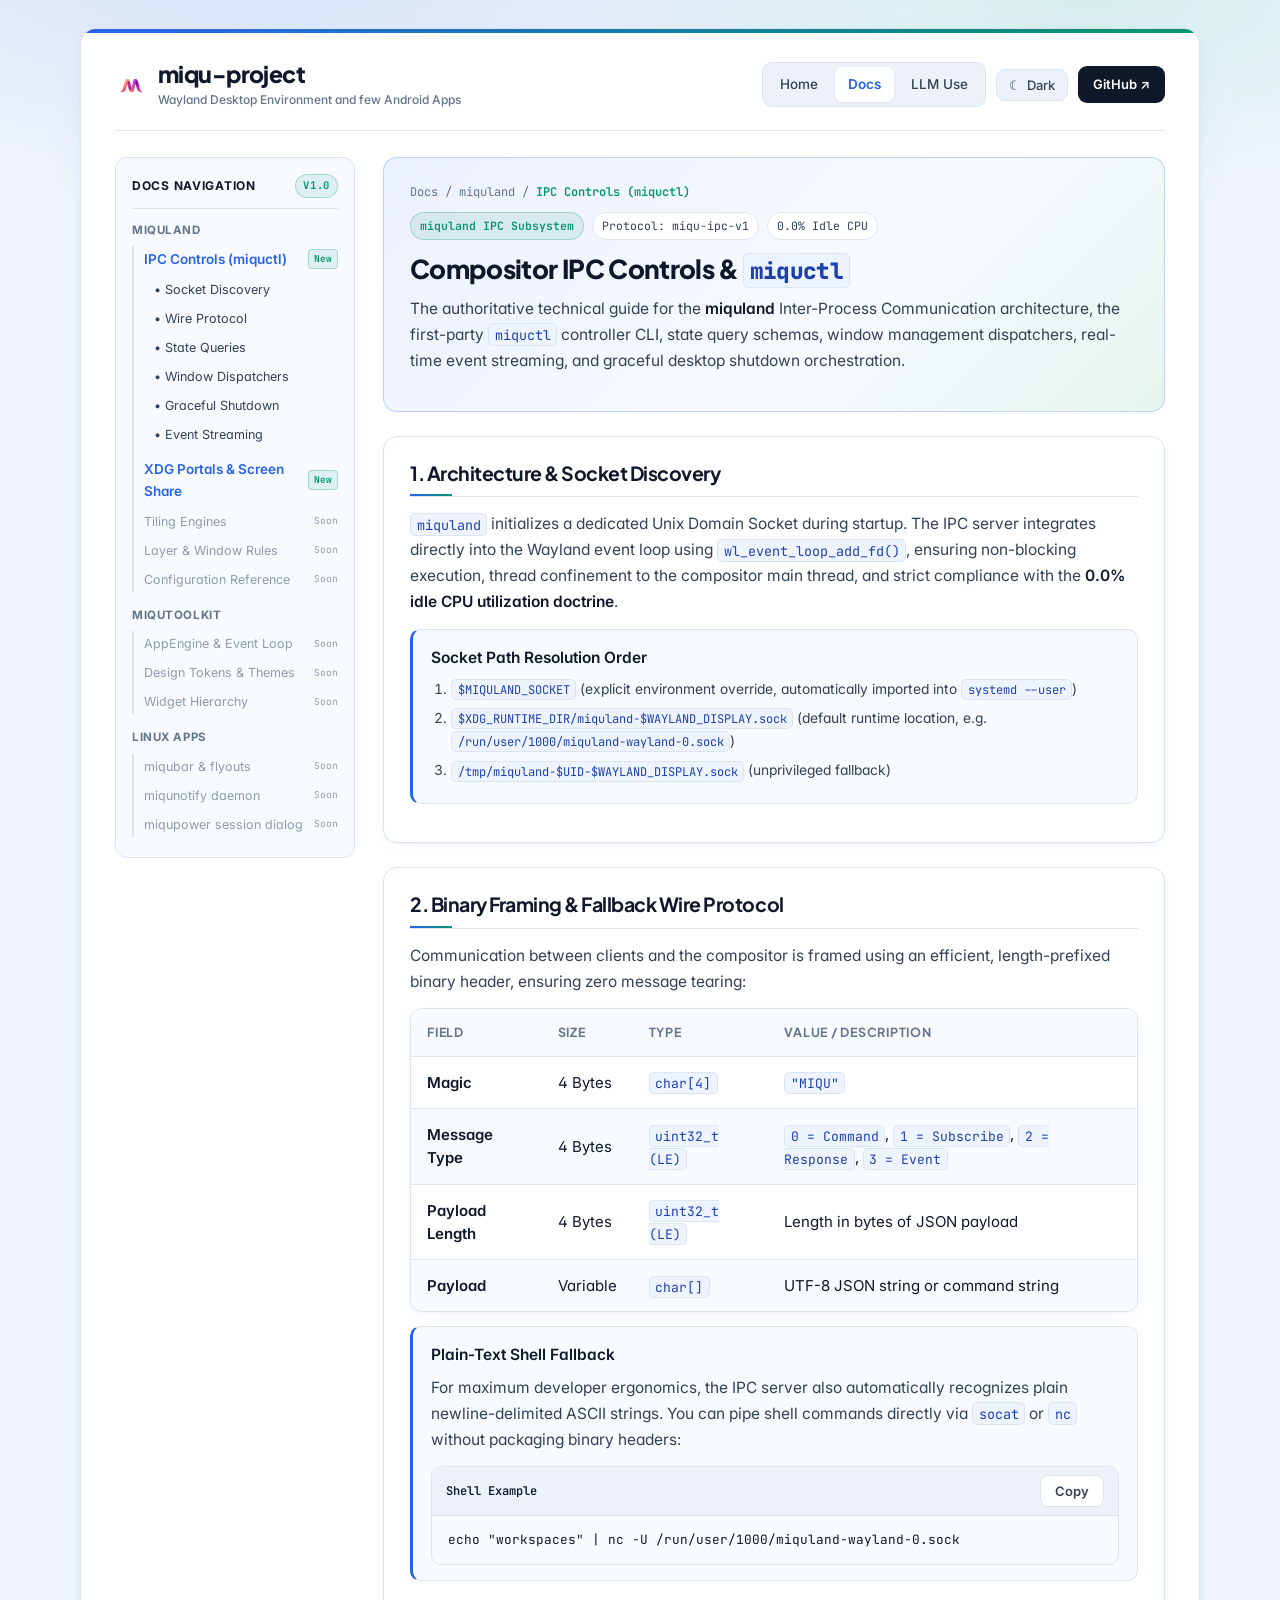
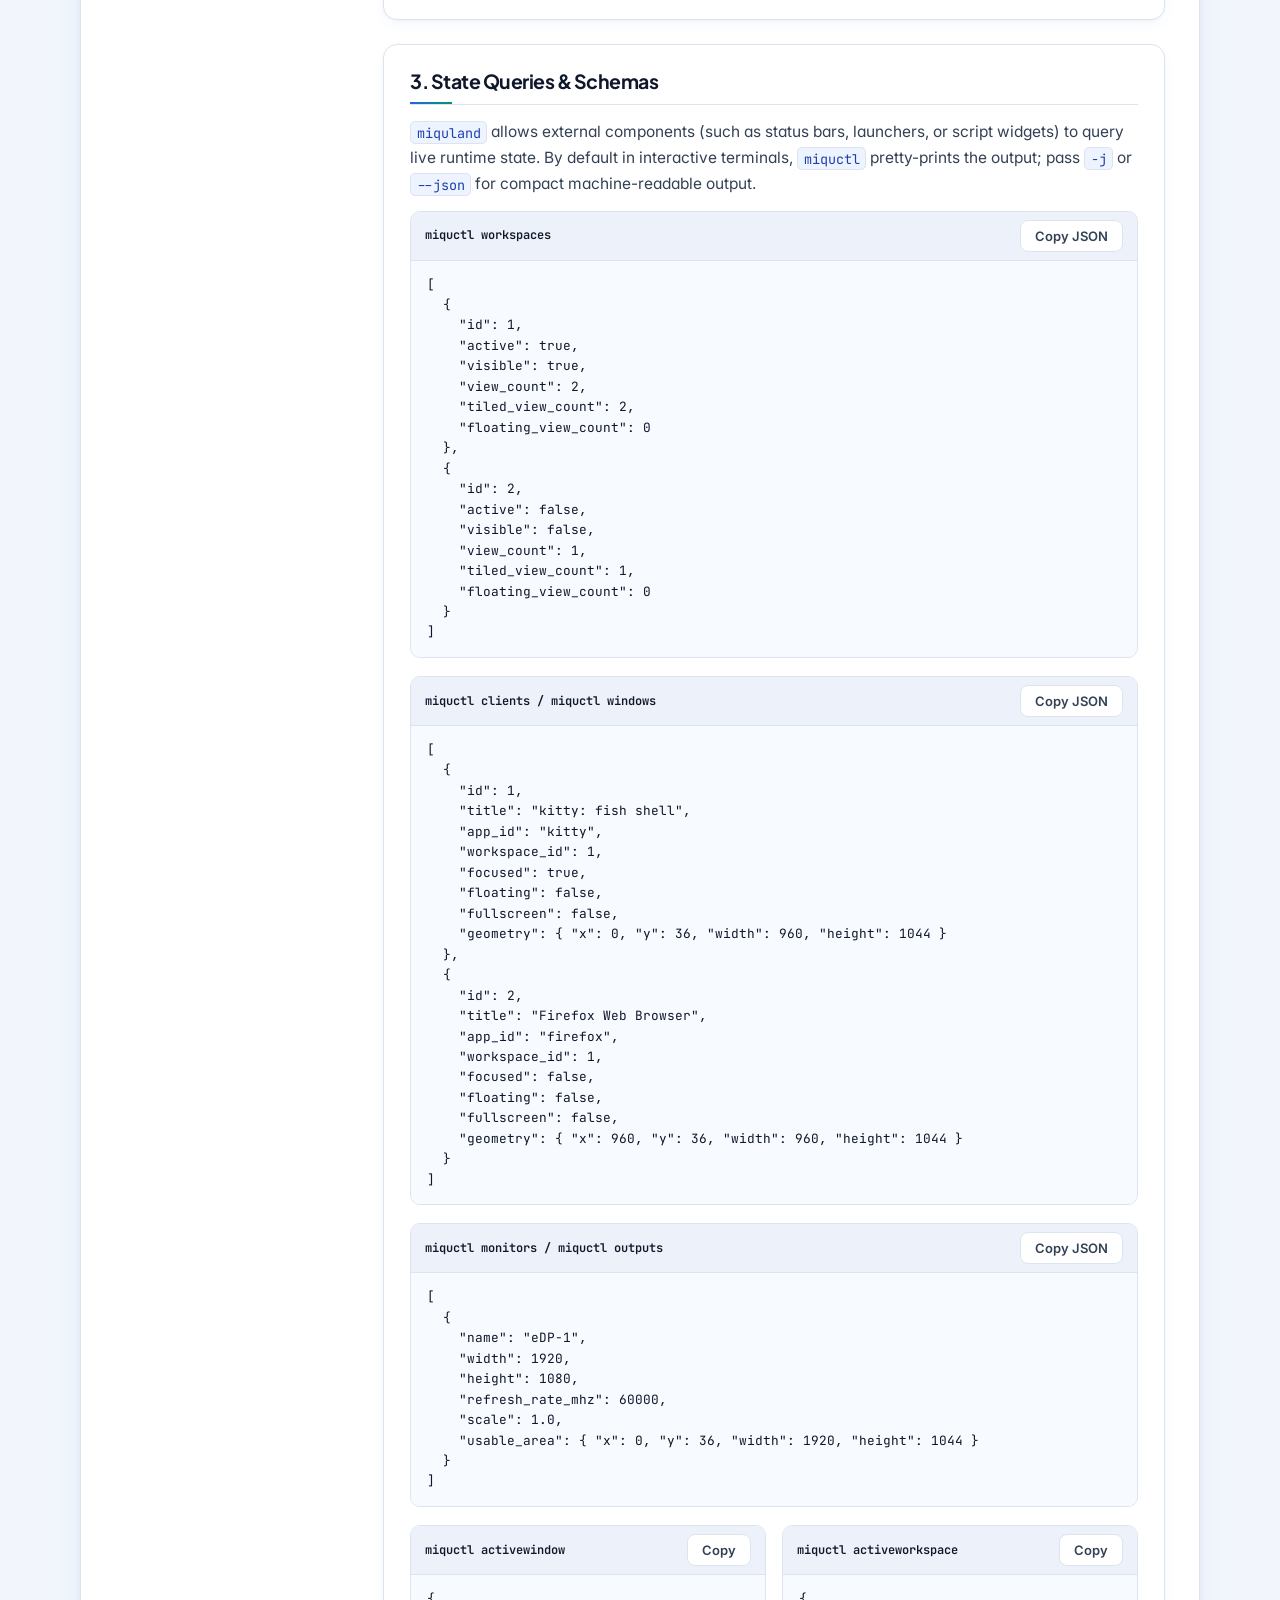
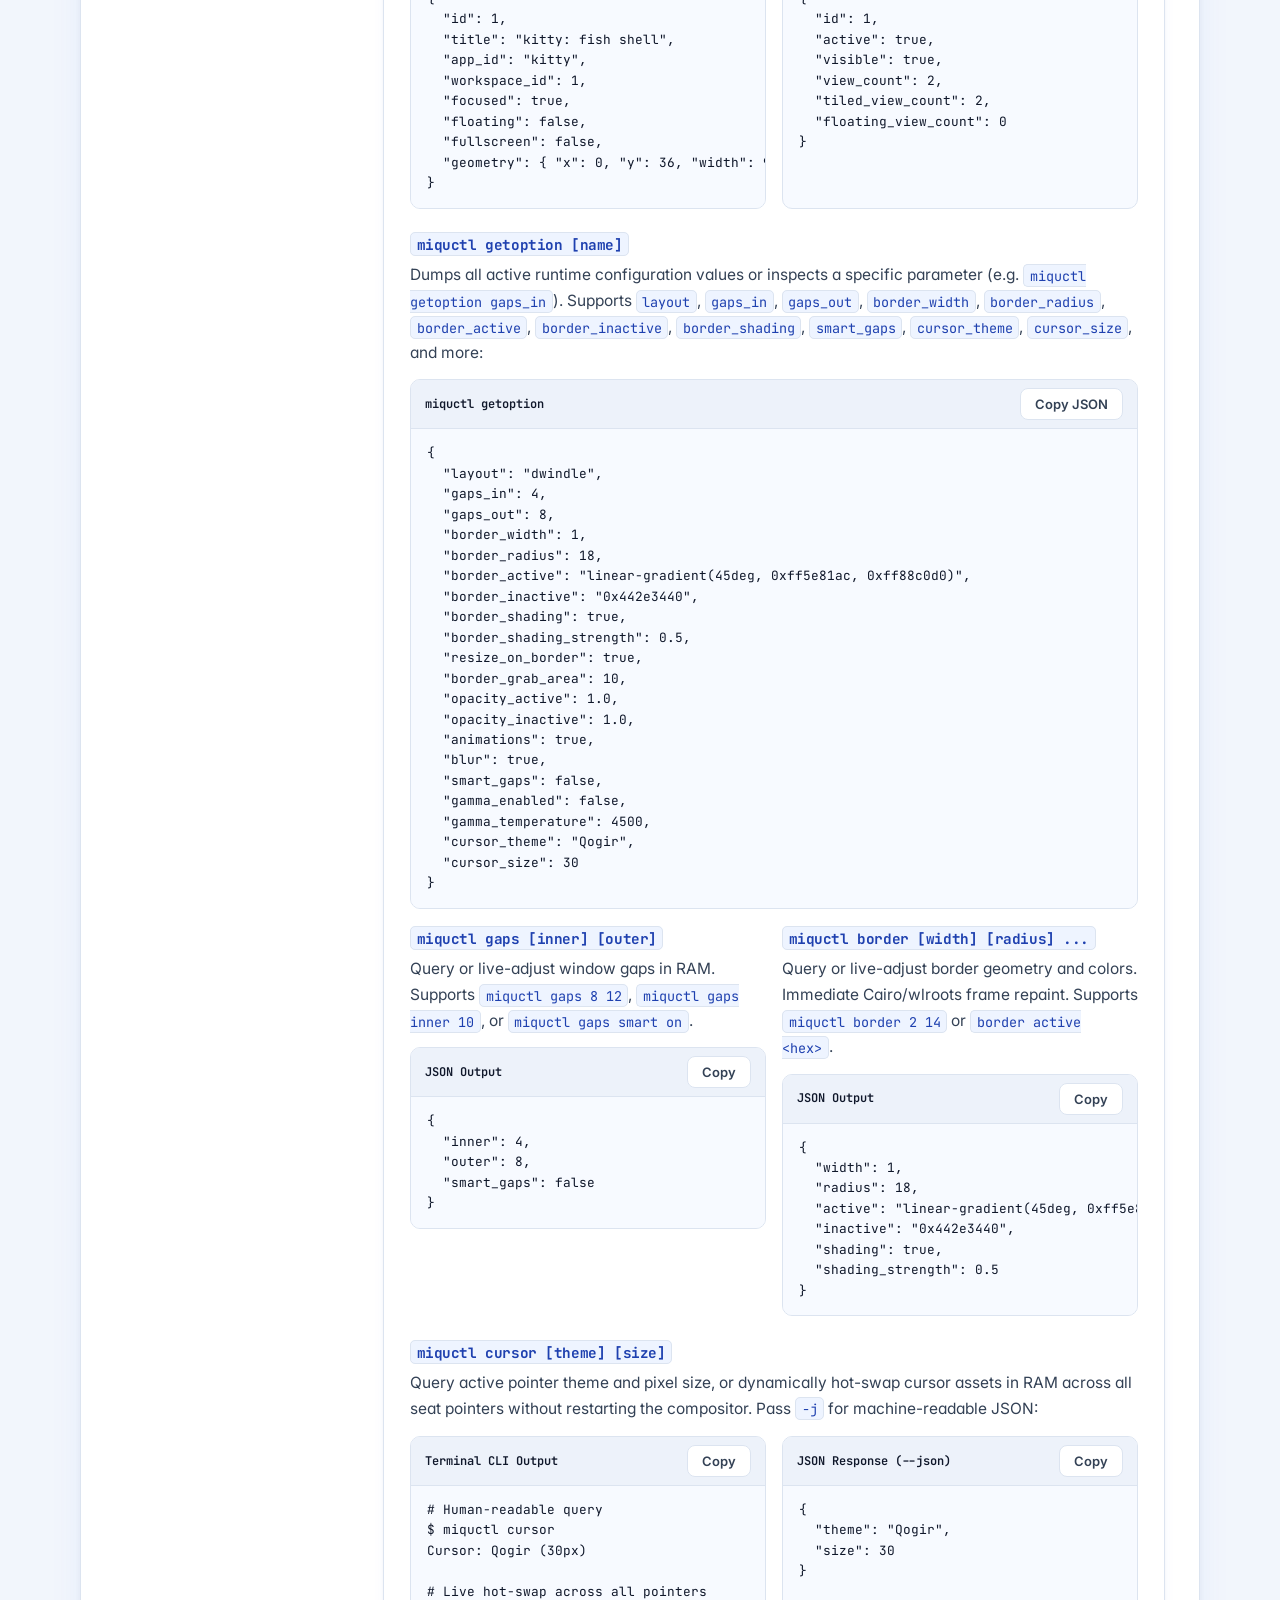
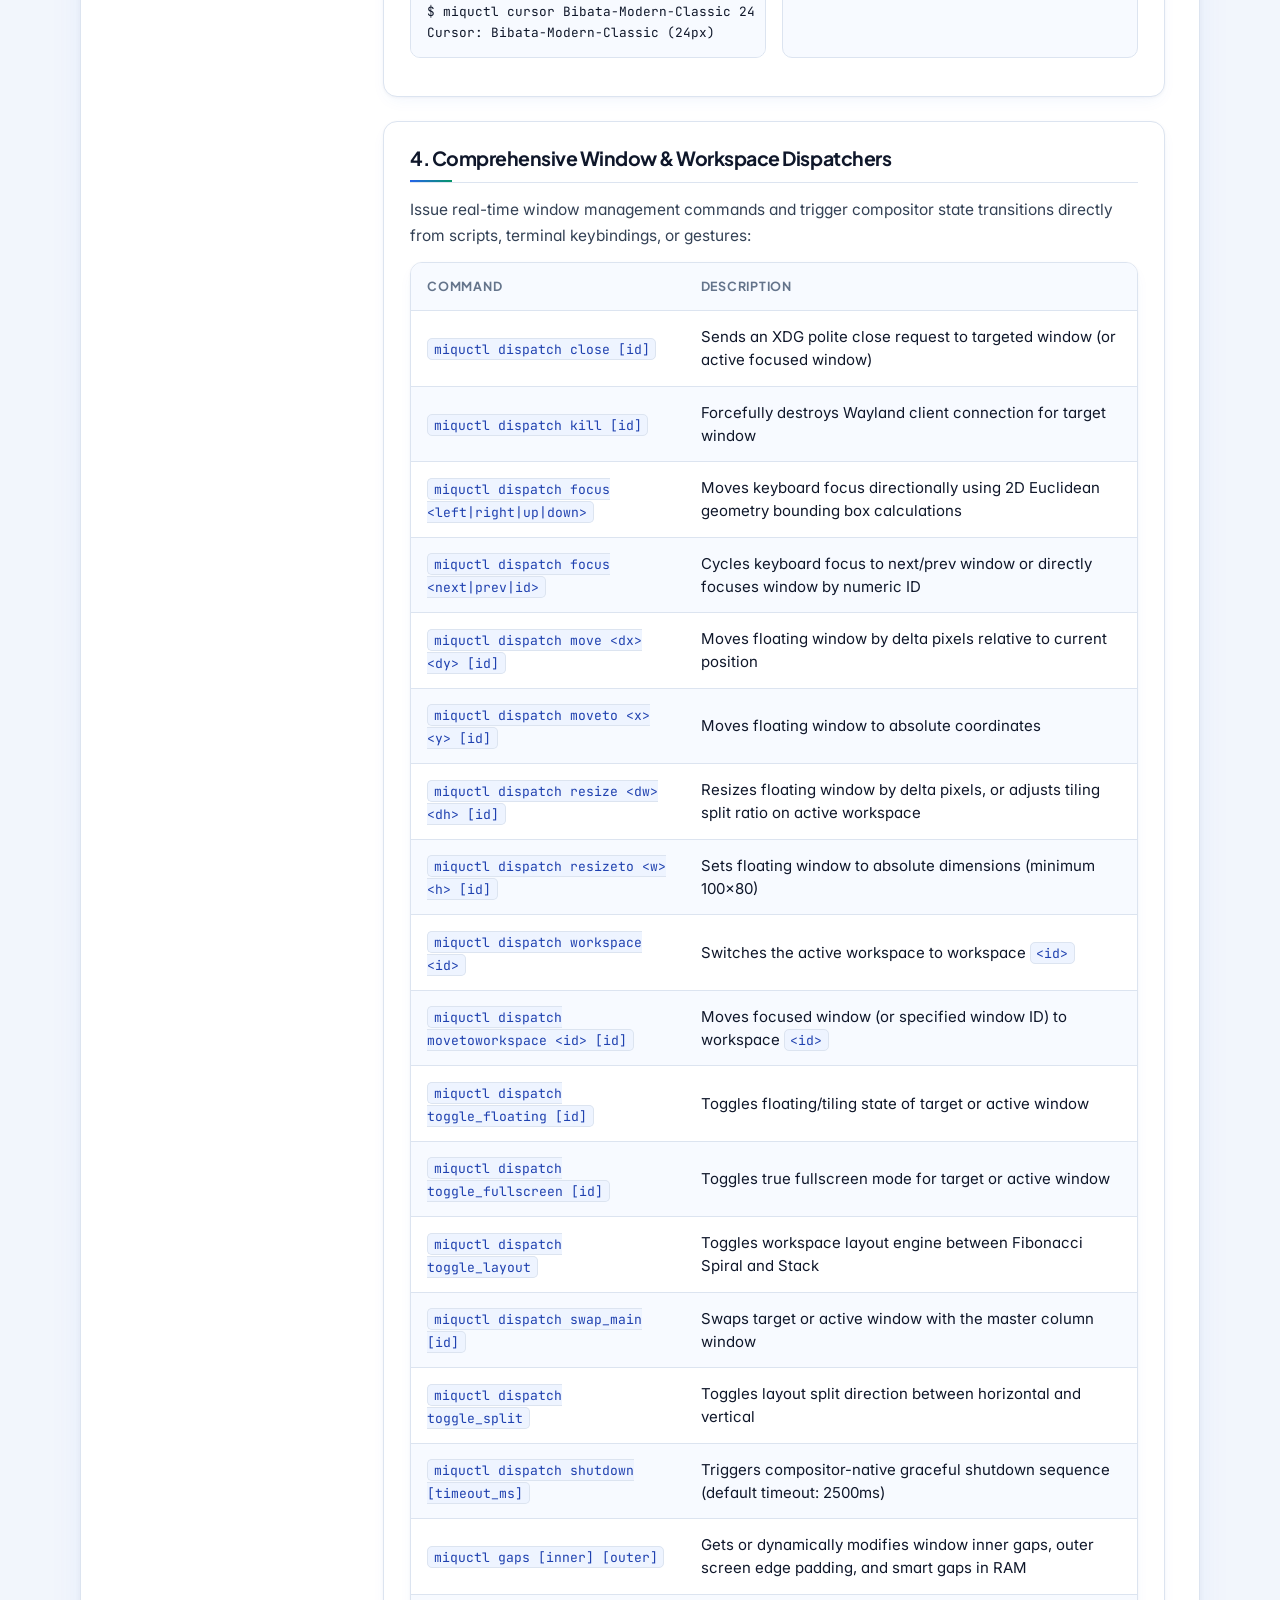
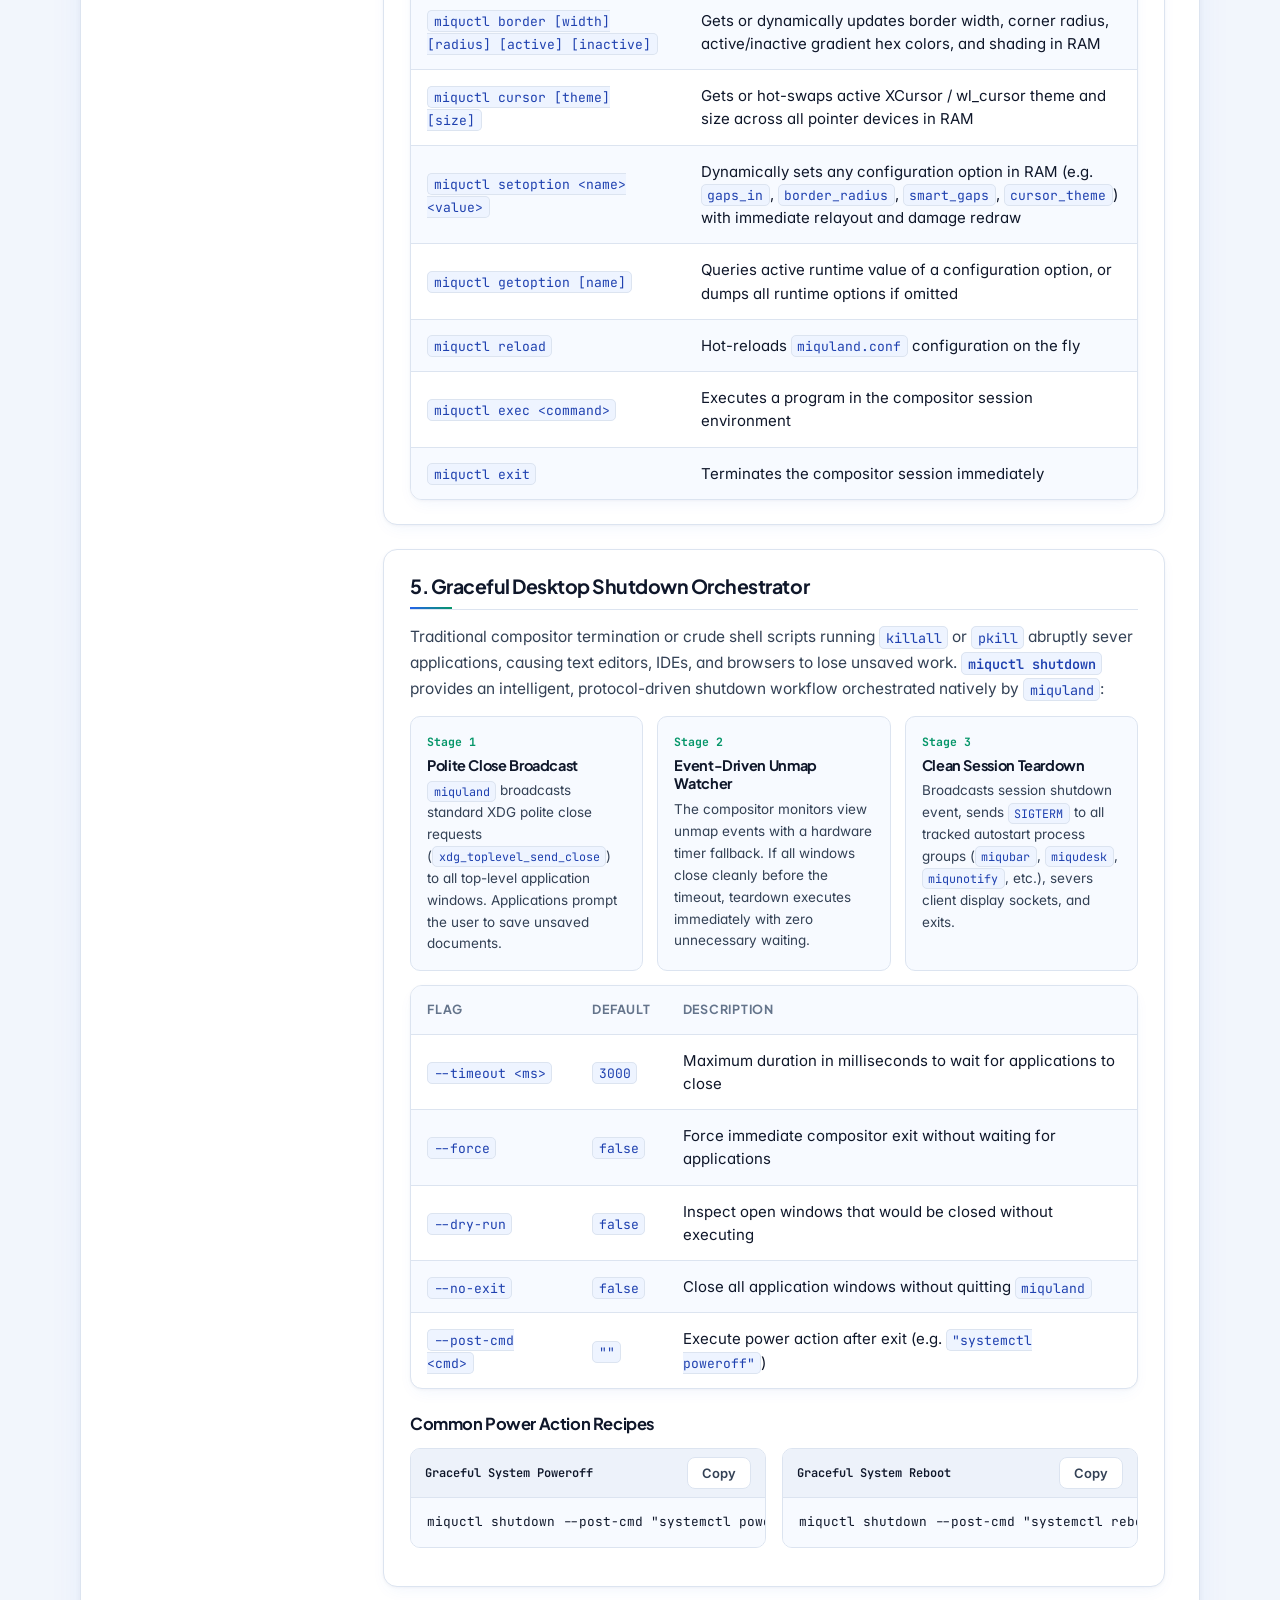
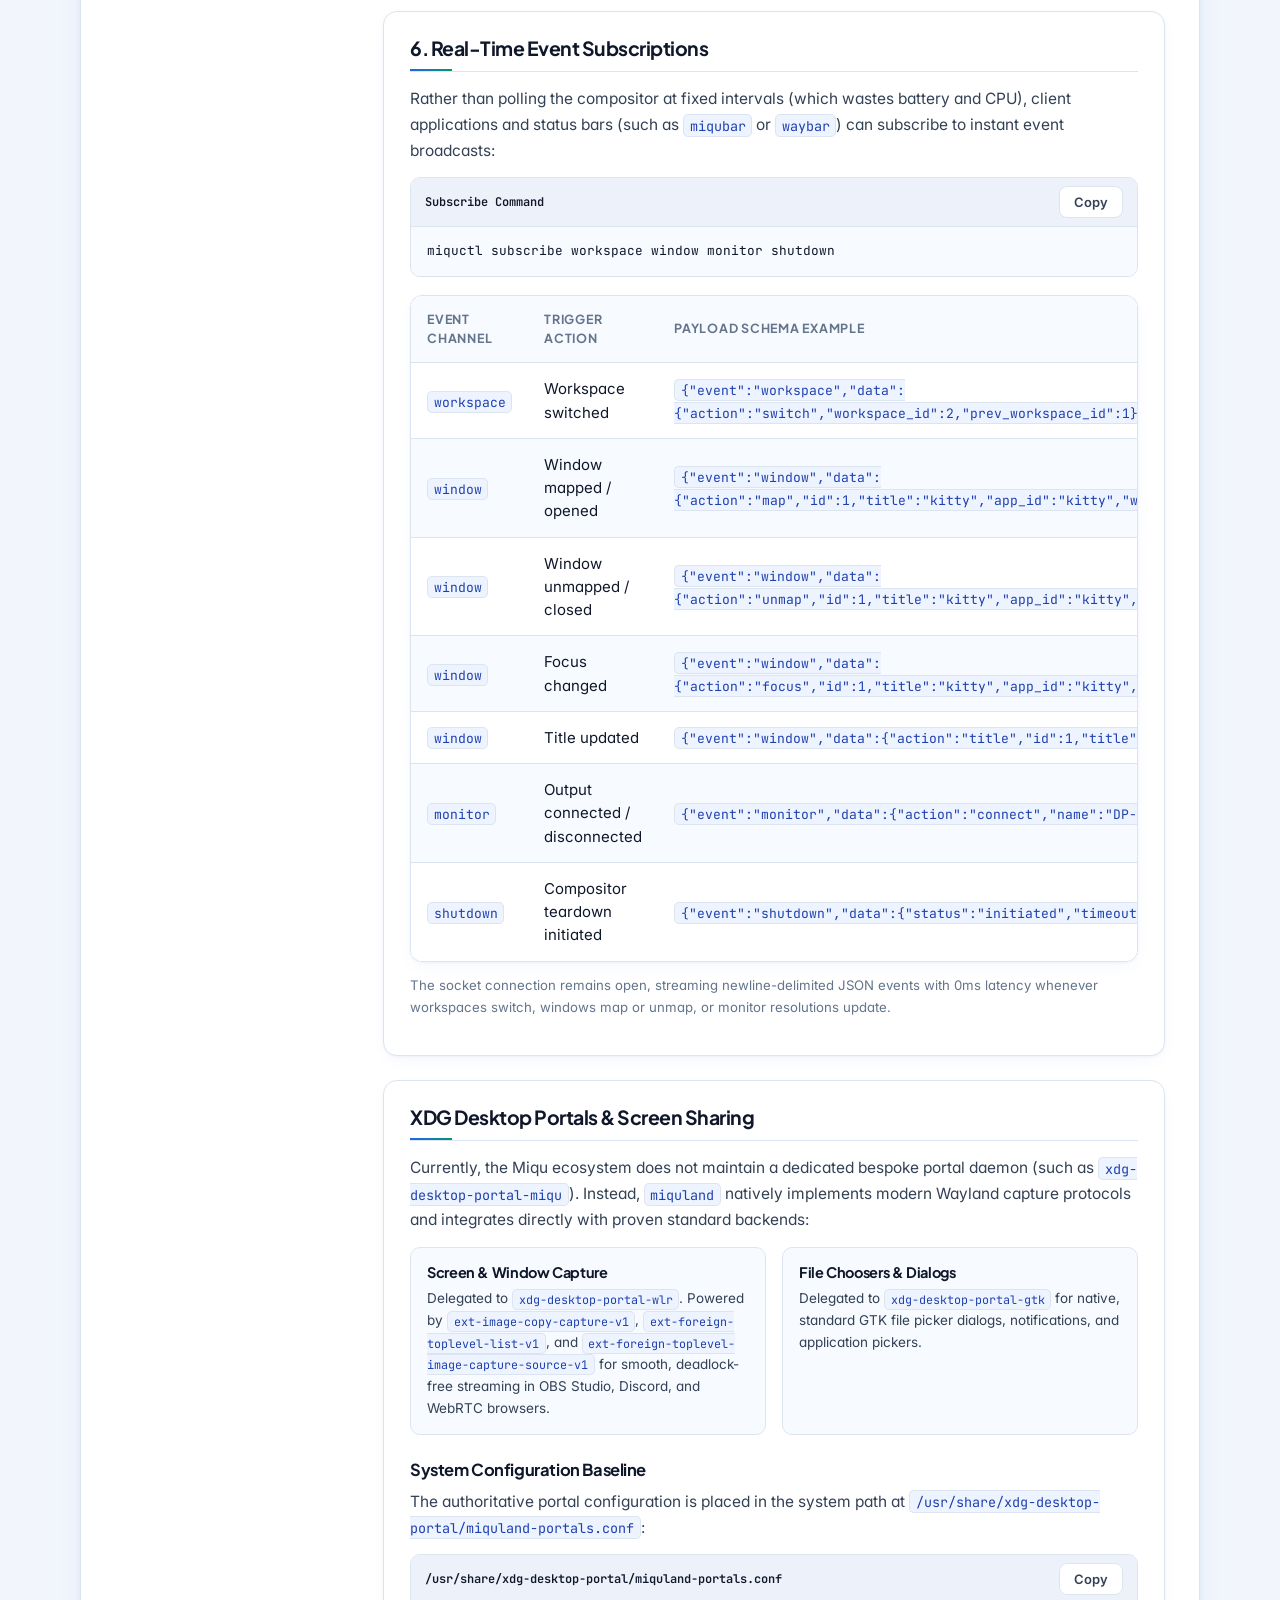
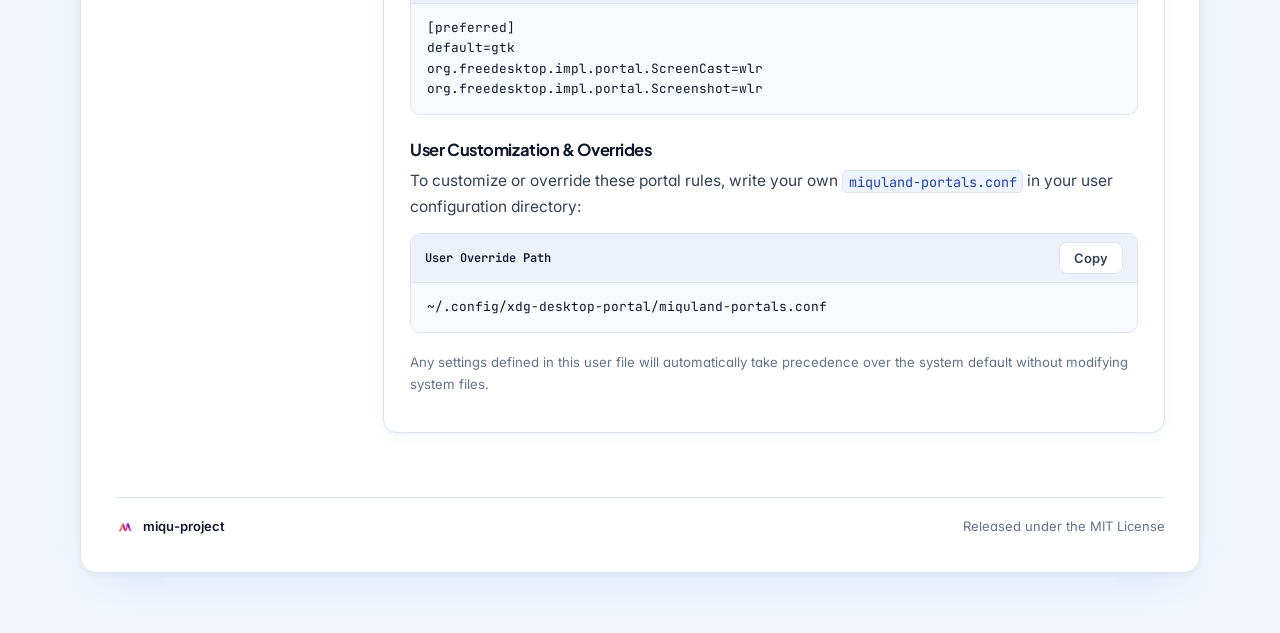
<file: docs.html>
<!DOCTYPE html>
<html lang="en">
<head>
  <meta charset="UTF-8" />
  <meta name="viewport" content="width=device-width, initial-scale=1.0" />
  <title>Documentation — miqu-project</title>
  <link rel="icon" type="image/png" href="assets/logo.png" />
  <meta name="description" content="Authoritative technical documentation for miquland IPC controls (miquctl), state queries, dispatchers, graceful shutdown, event streaming, and XDG desktop portals." />

  <!-- Open Graph / Facebook -->
  <meta property="og:type" content="website" />
  <meta property="og:url" content="https://miqu-project.github.io/docs.html" />
  <meta property="og:title" content="Documentation — miqu-project" />
  <meta property="og:description" content="Authoritative technical documentation for miquland IPC controls (miquctl), state queries, dispatchers, graceful shutdown, event streaming, and XDG desktop portals." />
  <meta property="og:image" content="https://raw.githubusercontent.com/miqu-project/.github/main/assets/logo.png" />

  <!-- Twitter -->
  <meta name="twitter:card" content="summary_large_image" />
  <meta name="twitter:url" content="https://miqu-project.github.io/docs.html" />
  <meta name="twitter:title" content="Documentation — miqu-project" />
  <meta name="twitter:description" content="Authoritative technical documentation for miquland IPC controls (miquctl), state queries, dispatchers, graceful shutdown, event streaming, and XDG desktop portals." />
  <meta name="twitter:image" content="https://raw.githubusercontent.com/miqu-project/.github/main/assets/logo.png" />

  <!-- Pre-paint Theme Initialization -->
  <script src="js/theme-init.js"></script>

  <!-- Modern Typography: Plus Jakarta Sans, Inter, JetBrains Mono & Newsreader -->
  <link rel="preconnect" href="https://fonts.googleapis.com" />
  <link rel="preconnect" href="https://fonts.gstatic.com" crossorigin />
  <link href="https://fonts.googleapis.com/css2?family=Inter:wght@400;500;600;700&family=JetBrains+Mono:wght@400;500;600&family=Newsreader:ital,opsz,wght@1,6..72,400;1,6..72,500&family=Plus+Jakarta+Sans:wght@600;700;800&display=swap" rel="stylesheet" />

  <!-- Shared Stylesheet -->
  <link rel="stylesheet" href="css/styles.css" />
</head>
<body>

  <!-- Toast Notification -->
  <div id="toast" class="toast" role="status" aria-live="polite">Copied to clipboard</div>

  <!-- Main Sheet -->
  <div class="sheet">
    <div class="sheet-accent"></div>
    <div class="sheet-inner">

      <!-- Header -->
      <header class="site-header">
        <a href="index.html" class="brand">
          <img src="assets/logo.png" alt="miqu-project logo" class="brand-logo" onerror="this.style.display='none'" />
          <div>
            <h1>miqu-project</h1>
            <span class="brand-sub">Wayland Desktop Environment and few Android Apps</span>
          </div>
        </a>

        <div class="header-controls">
          <nav class="top-nav" aria-label="Primary Navigation">
            <a href="index.html" class="nav-btn">Home</a>
            <a href="docs.html" class="nav-btn active">Docs</a>
            <a href="llm.html" class="nav-btn">LLM Use</a>
          </nav>

          <button type="button" id="theme-toggle" class="theme-btn" aria-label="Toggle Light or Dark Theme">
            <span id="theme-icon" aria-hidden="true">&#9790;</span>
            <span id="theme-label">Dark</span>
          </button>

          <a href="https://github.com/miqu-project" target="_blank" rel="noopener noreferrer" class="gh-btn">
            GitHub &#8599;
          </a>
        </div>
      </header>

      <main id="tab-docs" class="tab-panel active" aria-label="Documentation">
<div class="docs-layout">

          <!-- Sticky Documentation Sidebar -->
          <aside class="docs-sidebar">
            <div class="docs-side-head">
              <span>Docs Navigation</span>
              <span class="ver-pill">v1.0</span>
            </div>

            <div class="docs-side-group">
              <div class="docs-side-title">miquland</div>
              <ul class="docs-side-list">
                <li>
                  <a href="#doc-ipc-overview" class="docs-side-link">
                    <span>IPC Controls (miquctl)</span>
                    <span class="tag-new">New</span>
                  </a>
                  <ul class="docs-side-sub">
                    <li><a href="#doc-ipc-overview">&bull; Socket Discovery</a></li>
                    <li><a href="#doc-ipc-protocol">&bull; Wire Protocol</a></li>
                    <li><a href="#doc-ipc-queries">&bull; State Queries</a></li>
                    <li><a href="#doc-ipc-dispatch">&bull; Window Dispatchers</a></li>
                    <li><a href="#doc-ipc-shutdown">&bull; Graceful Shutdown</a></li>
                    <li><a href="#doc-ipc-events">&bull; Event Streaming</a></li>
                  </ul>
                </li>
                <li>
                  <a href="#doc-xdg-portals" class="docs-side-link">
                    <span>XDG Portals &amp; Screen Share</span>
                    <span class="tag-new">New</span>
                  </a>
                </li>
                <li class="docs-side-soon"><span>Tiling Engines</span><span class="tag-soon">Soon</span></li>
                <li class="docs-side-soon"><span>Layer &amp; Window Rules</span><span class="tag-soon">Soon</span></li>
                <li class="docs-side-soon"><span>Configuration Reference</span><span class="tag-soon">Soon</span></li>
              </ul>
            </div>

            <div class="docs-side-group">
              <div class="docs-side-title">miqutoolkit</div>
              <ul class="docs-side-list">
                <li class="docs-side-soon"><span>AppEngine &amp; Event Loop</span><span class="tag-soon">Soon</span></li>
                <li class="docs-side-soon"><span>Design Tokens &amp; Themes</span><span class="tag-soon">Soon</span></li>
                <li class="docs-side-soon"><span>Widget Hierarchy</span><span class="tag-soon">Soon</span></li>
              </ul>
            </div>

            <div class="docs-side-group">
              <div class="docs-side-title">Linux Apps</div>
              <ul class="docs-side-list">
                <li class="docs-side-soon"><span>miqubar &amp; flyouts</span><span class="tag-soon">Soon</span></li>
                <li class="docs-side-soon"><span>miqunotify daemon</span><span class="tag-soon">Soon</span></li>
                <li class="docs-side-soon"><span>miqupower session dialog</span><span class="tag-soon">Soon</span></li>
              </ul>
            </div>
          </aside>

          <!-- Main Documentation Content -->
          <div class="docs-main">

            <!-- Docs Hero -->
            <div class="docs-hero">
              <div class="breadcrumbs">
                Docs / miquland / <span class="cur">IPC Controls (miquctl)</span>
              </div>
              <div class="meta-pills">
                <span class="meta-pill accent">miquland IPC Subsystem</span>
                <span class="meta-pill">Protocol: miqu-ipc-v1</span>
                <span class="meta-pill">0.0% Idle CPU</span>
              </div>
              <h2>Compositor IPC Controls &amp; <code>miquctl</code></h2>
              <p>
                The authoritative technical guide for the <strong>miquland</strong> Inter-Process Communication architecture, the first-party <code>miquctl</code> controller CLI, state query schemas, window management dispatchers, real-time event streaming, and graceful desktop shutdown orchestration.
              </p>
            </div>

            <!-- 1. Architecture & Socket Discovery -->
            <section id="doc-ipc-overview" class="doc-section">
              <h2>1. Architecture &amp; Socket Discovery</h2>
              <p>
                <code>miquland</code> initializes a dedicated Unix Domain Socket during startup. The IPC server integrates directly into the Wayland event loop using <code>wl_event_loop_add_fd()</code>, ensuring non-blocking execution, thread confinement to the compositor main thread, and strict compliance with the <strong>0.0% idle CPU utilization doctrine</strong>.
              </p>

              <div class="doc-box">
                <strong>Socket Path Resolution Order</strong>
                <ol>
                  <li><code>$MIQULAND_SOCKET</code> (explicit environment override, automatically imported into <code>systemd --user</code>)</li>
                  <li><code>$XDG_RUNTIME_DIR/miquland-$WAYLAND_DISPLAY.sock</code> (default runtime location, e.g. <code>/run/user/1000/miquland-wayland-0.sock</code>)</li>
                  <li><code>/tmp/miquland-$UID-$WAYLAND_DISPLAY.sock</code> (unprivileged fallback)</li>
                </ol>
              </div>
            </section>

            <!-- 2. Binary Framing & Fallback Wire Protocol -->
            <section id="doc-ipc-protocol" class="doc-section">
              <h2>2. Binary Framing &amp; Fallback Wire Protocol</h2>
              <p>
                Communication between clients and the compositor is framed using an efficient, length-prefixed binary header, ensuring zero message tearing:
              </p>

              <div class="table-wrap">
                <table>
                  <thead>
                    <tr>
                      <th>Field</th>
                      <th>Size</th>
                      <th>Type</th>
                      <th>Value / Description</th>
                    </tr>
                  </thead>
                  <tbody>
                    <tr>
                      <td><strong>Magic</strong></td>
                      <td>4 Bytes</td>
                      <td><code>char[4]</code></td>
                      <td><code>"MIQU"</code></td>
                    </tr>
                    <tr>
                      <td><strong>Message Type</strong></td>
                      <td>4 Bytes</td>
                      <td><code>uint32_t (LE)</code></td>
                      <td><code>0 = Command</code>, <code>1 = Subscribe</code>, <code>2 = Response</code>, <code>3 = Event</code></td>
                    </tr>
                    <tr>
                      <td><strong>Payload Length</strong></td>
                      <td>4 Bytes</td>
                      <td><code>uint32_t (LE)</code></td>
                      <td>Length in bytes of JSON payload</td>
                    </tr>
                    <tr>
                      <td><strong>Payload</strong></td>
                      <td>Variable</td>
                      <td><code>char[]</code></td>
                      <td>UTF-8 JSON string or command string</td>
                    </tr>
                  </tbody>
                </table>
              </div>

              <div class="doc-box">
                <strong>Plain-Text Shell Fallback</strong>
                <p style="margin-top:6px;">
                  For maximum developer ergonomics, the IPC server also automatically recognizes plain newline-delimited ASCII strings. You can pipe shell commands directly via <code>socat</code> or <code>nc</code> without packaging binary headers:
                </p>
                <div class="code-card" style="margin-bottom:0;">
                  <div class="code-head">
                    <span>Shell Example</span>
                    <button type="button" class="copy-link" data-copy="code-ipc-nc">Copy</button>
                  </div>
                  <pre><code id="code-ipc-nc">echo "workspaces" | nc -U /run/user/1000/miquland-wayland-0.sock</code></pre>
                </div>
              </div>
            </section>

            <!-- 3. State Queries & Schemas -->
            <section id="doc-ipc-queries" class="doc-section">
              <h2>3. State Queries &amp; Schemas</h2>
              <p>
                <code>miquland</code> allows external components (such as status bars, launchers, or script widgets) to query live runtime state. By default in interactive terminals, <code>miquctl</code> pretty-prints the output; pass <code>-j</code> or <code>--json</code> for compact machine-readable output.
              </p>

              <div class="code-card">
                <div class="code-head">
                  <span>miquctl workspaces</span>
                  <button type="button" class="copy-link" data-copy="code-ipc-ws">Copy JSON</button>
                </div>
                <pre><code id="code-ipc-ws">[
  {
    "id": 1,
    "active": true,
    "visible": true,
    "view_count": 2,
    "tiled_view_count": 2,
    "floating_view_count": 0
  },
  {
    "id": 2,
    "active": false,
    "visible": false,
    "view_count": 1,
    "tiled_view_count": 1,
    "floating_view_count": 0
  }
]</code></pre>
              </div>

              <div class="code-card">
                <div class="code-head">
                  <span>miquctl clients / miquctl windows</span>
                  <button type="button" class="copy-link" data-copy="code-ipc-clients">Copy JSON</button>
                </div>
                <pre><code id="code-ipc-clients">[
  {
    "id": 1,
    "title": "kitty: fish shell",
    "app_id": "kitty",
    "workspace_id": 1,
    "focused": true,
    "floating": false,
    "fullscreen": false,
    "geometry": { "x": 0, "y": 36, "width": 960, "height": 1044 }
  },
  {
    "id": 2,
    "title": "Firefox Web Browser",
    "app_id": "firefox",
    "workspace_id": 1,
    "focused": false,
    "floating": false,
    "fullscreen": false,
    "geometry": { "x": 960, "y": 36, "width": 960, "height": 1044 }
  }
]</code></pre>
              </div>

              <div class="code-card">
                <div class="code-head">
                  <span>miquctl monitors / miquctl outputs</span>
                  <button type="button" class="copy-link" data-copy="code-ipc-monitors">Copy JSON</button>
                </div>
                <pre><code id="code-ipc-monitors">[
  {
    "name": "eDP-1",
    "width": 1920,
    "height": 1080,
    "refresh_rate_mhz": 60000,
    "scale": 1.0,
    "usable_area": { "x": 0, "y": 36, "width": 1920, "height": 1044 }
  }
]</code></pre>
              </div>

              <div class="two-col">
                <div class="code-card" style="margin:0;">
                  <div class="code-head">
                    <span>miquctl activewindow</span>
                    <button type="button" class="copy-link" data-copy="code-ipc-actwin">Copy</button>
                  </div>
                  <pre><code id="code-ipc-actwin">{
  "id": 1,
  "title": "kitty: fish shell",
  "app_id": "kitty",
  "workspace_id": 1,
  "focused": true,
  "floating": false,
  "fullscreen": false,
  "geometry": { "x": 0, "y": 36, "width": 960, "height": 1044 }
}</code></pre>
                </div>

                <div class="code-card" style="margin:0;">
                  <div class="code-head">
                    <span>miquctl activeworkspace</span>
                    <button type="button" class="copy-link" data-copy="code-ipc-actws">Copy</button>
                  </div>
                  <pre><code id="code-ipc-actws">{
  "id": 1,
  "active": true,
  "visible": true,
  "view_count": 2,
  "tiled_view_count": 2,
  "floating_view_count": 0
}</code></pre>
                </div>
              </div>

              <h3><code>miquctl getoption [name]</code></h3>
              <p>
                Dumps all active runtime configuration values or inspects a specific parameter (e.g. <code>miquctl getoption gaps_in</code>). Supports <code>layout</code>, <code>gaps_in</code>, <code>gaps_out</code>, <code>border_width</code>, <code>border_radius</code>, <code>border_active</code>, <code>border_inactive</code>, <code>border_shading</code>, <code>smart_gaps</code>, <code>cursor_theme</code>, <code>cursor_size</code>, and more:
              </p>
              <div class="code-card">
                <div class="code-head">
                  <span>miquctl getoption</span>
                  <button type="button" class="copy-link" data-copy="code-ipc-getoption">Copy JSON</button>
                </div>
                <pre><code id="code-ipc-getoption">{
  "layout": "dwindle",
  "gaps_in": 4,
  "gaps_out": 8,
  "border_width": 1,
  "border_radius": 18,
  "border_active": "linear-gradient(45deg, 0xff5e81ac, 0xff88c0d0)",
  "border_inactive": "0x442e3440",
  "border_shading": true,
  "border_shading_strength": 0.5,
  "resize_on_border": true,
  "border_grab_area": 10,
  "opacity_active": 1.0,
  "opacity_inactive": 1.0,
  "animations": true,
  "blur": true,
  "smart_gaps": false,
  "gamma_enabled": false,
  "gamma_temperature": 4500,
  "cursor_theme": "Qogir",
  "cursor_size": 30
}</code></pre>
              </div>

              <div class="two-col">
                <div>
                  <h3 style="margin-top:0;"><code>miquctl gaps [inner] [outer]</code></h3>
                  <p>
                    Query or live-adjust window gaps in RAM. Supports <code>miquctl gaps 8 12</code>, <code>miquctl gaps inner 10</code>, or <code>miquctl gaps smart on</code>.
                  </p>
                  <div class="code-card" style="margin:0;">
                    <div class="code-head">
                      <span>JSON Output</span>
                      <button type="button" class="copy-link" data-copy="code-ipc-gaps">Copy</button>
                    </div>
                    <pre><code id="code-ipc-gaps">{
  "inner": 4,
  "outer": 8,
  "smart_gaps": false
}</code></pre>
                  </div>
                </div>

                <div>
                  <h3 style="margin-top:0;"><code>miquctl border [width] [radius] ...</code></h3>
                  <p>
                    Query or live-adjust border geometry and colors. Immediate Cairo/wlroots frame repaint. Supports <code>miquctl border 2 14</code> or <code>border active &lt;hex&gt;</code>.
                  </p>
                  <div class="code-card" style="margin:0;">
                    <div class="code-head">
                      <span>JSON Output</span>
                      <button type="button" class="copy-link" data-copy="code-ipc-border">Copy</button>
                    </div>
                    <pre><code id="code-ipc-border">{
  "width": 1,
  "radius": 18,
  "active": "linear-gradient(45deg, 0xff5e81ac, 0xff88c0d0)",
  "inactive": "0x442e3440",
  "shading": true,
  "shading_strength": 0.5
}</code></pre>
                  </div>
                </div>
              </div>

              <h3><code>miquctl cursor [theme] [size]</code></h3>
              <p>
                Query active pointer theme and pixel size, or dynamically hot-swap cursor assets in RAM across all seat pointers without restarting the compositor. Pass <code>-j</code> for machine-readable JSON:
              </p>
              <div class="two-col">
                <div class="code-card" style="margin:0;">
                  <div class="code-head">
                    <span>Terminal CLI Output</span>
                    <button type="button" class="copy-link" data-copy="code-ipc-cursor-cli">Copy</button>
                  </div>
                  <pre><code id="code-ipc-cursor-cli"># Human-readable query
$ miquctl cursor
Cursor: Qogir (30px)

# Live hot-swap across all pointers
$ miquctl cursor Bibata-Modern-Classic 24
Cursor: Bibata-Modern-Classic (24px)</code></pre>
                </div>

                <div class="code-card" style="margin:0;">
                  <div class="code-head">
                    <span>JSON Response (--json)</span>
                    <button type="button" class="copy-link" data-copy="code-ipc-cursor">Copy</button>
                  </div>
                  <pre><code id="code-ipc-cursor">{
  "theme": "Qogir",
  "size": 30
}</code></pre>
                </div>
              </div>
            </section>

            <!-- 4. Comprehensive Window & Workspace Dispatchers -->
            <section id="doc-ipc-dispatch" class="doc-section">
              <h2>4. Comprehensive Window &amp; Workspace Dispatchers</h2>
              <p>
                Issue real-time window management commands and trigger compositor state transitions directly from scripts, terminal keybindings, or gestures:
              </p>

              <div class="table-wrap">
                <table>
                  <thead>
                    <tr>
                      <th>Command</th>
                      <th>Description</th>
                    </tr>
                  </thead>
                  <tbody>
                    <tr><td><code>miquctl dispatch close [id]</code></td><td>Sends an XDG polite close request to targeted window (or active focused window)</td></tr>
                    <tr><td><code>miquctl dispatch kill [id]</code></td><td>Forcefully destroys Wayland client connection for target window</td></tr>
                    <tr><td><code>miquctl dispatch focus &lt;left|right|up|down&gt;</code></td><td>Moves keyboard focus directionally using 2D Euclidean geometry bounding box calculations</td></tr>
                    <tr><td><code>miquctl dispatch focus &lt;next|prev|id&gt;</code></td><td>Cycles keyboard focus to next/prev window or directly focuses window by numeric ID</td></tr>
                    <tr><td><code>miquctl dispatch move &lt;dx&gt; &lt;dy&gt; [id]</code></td><td>Moves floating window by delta pixels relative to current position</td></tr>
                    <tr><td><code>miquctl dispatch moveto &lt;x&gt; &lt;y&gt; [id]</code></td><td>Moves floating window to absolute coordinates</td></tr>
                    <tr><td><code>miquctl dispatch resize &lt;dw&gt; &lt;dh&gt; [id]</code></td><td>Resizes floating window by delta pixels, or adjusts tiling split ratio on active workspace</td></tr>
                    <tr><td><code>miquctl dispatch resizeto &lt;w&gt; &lt;h&gt; [id]</code></td><td>Sets floating window to absolute dimensions (minimum 100x80)</td></tr>
                    <tr><td><code>miquctl dispatch workspace &lt;id&gt;</code></td><td>Switches the active workspace to workspace <code>&lt;id&gt;</code></td></tr>
                    <tr><td><code>miquctl dispatch movetoworkspace &lt;id&gt; [id]</code></td><td>Moves focused window (or specified window ID) to workspace <code>&lt;id&gt;</code></td></tr>
                    <tr><td><code>miquctl dispatch toggle_floating [id]</code></td><td>Toggles floating/tiling state of target or active window</td></tr>
                    <tr><td><code>miquctl dispatch toggle_fullscreen [id]</code></td><td>Toggles true fullscreen mode for target or active window</td></tr>
                    <tr><td><code>miquctl dispatch toggle_layout</code></td><td>Toggles workspace layout engine between Fibonacci Spiral and Stack</td></tr>
                    <tr><td><code>miquctl dispatch swap_main [id]</code></td><td>Swaps target or active window with the master column window</td></tr>
                    <tr><td><code>miquctl dispatch toggle_split</code></td><td>Toggles layout split direction between horizontal and vertical</td></tr>
                    <tr><td><code>miquctl dispatch shutdown [timeout_ms]</code></td><td>Triggers compositor-native graceful shutdown sequence (default timeout: 2500ms)</td></tr>
                    <tr><td><code>miquctl gaps [inner] [outer]</code></td><td>Gets or dynamically modifies window inner gaps, outer screen edge padding, and smart gaps in RAM</td></tr>
                    <tr><td><code>miquctl border [width] [radius] [active] [inactive]</code></td><td>Gets or dynamically updates border width, corner radius, active/inactive gradient hex colors, and shading in RAM</td></tr>
                    <tr><td><code>miquctl cursor [theme] [size]</code></td><td>Gets or hot-swaps active XCursor / wl_cursor theme and size across all pointer devices in RAM</td></tr>
                    <tr><td><code>miquctl setoption &lt;name&gt; &lt;value&gt;</code></td><td>Dynamically sets any configuration option in RAM (e.g. <code>gaps_in</code>, <code>border_radius</code>, <code>smart_gaps</code>, <code>cursor_theme</code>) with immediate relayout and damage redraw</td></tr>
                    <tr><td><code>miquctl getoption [name]</code></td><td>Queries active runtime value of a configuration option, or dumps all runtime options if omitted</td></tr>
                    <tr><td><code>miquctl reload</code></td><td>Hot-reloads <code>miquland.conf</code> configuration on the fly</td></tr>
                    <tr><td><code>miquctl exec &lt;command&gt;</code></td><td>Executes a program in the compositor session environment</td></tr>
                    <tr><td><code>miquctl exit</code></td><td>Terminates the compositor session immediately</td></tr>
                  </tbody>
                </table>
              </div>
            </section>

            <!-- 5. Graceful Desktop Shutdown Orchestrator -->
            <section id="doc-ipc-shutdown" class="doc-section">
              <h2>5. Graceful Desktop Shutdown Orchestrator</h2>
              <p>
                Traditional compositor termination or crude shell scripts running <code>killall</code> or <code>pkill</code> abruptly sever applications, causing text editors, IDEs, and browsers to lose unsaved work. <strong><code>miquctl shutdown</code></strong> provides an intelligent, protocol-driven shutdown workflow orchestrated natively by <code>miquland</code>:
              </p>

              <div class="three-col">
                <div class="stage-card">
                  <span class="stage-tag">Stage 1</span>
                  <h4>Polite Close Broadcast</h4>
                  <p>
                    <code>miquland</code> broadcasts standard XDG polite close requests (<code>xdg_toplevel_send_close</code>) to all top-level application windows. Applications prompt the user to save unsaved documents.
                  </p>
                </div>

                <div class="stage-card">
                  <span class="stage-tag">Stage 2</span>
                  <h4>Event-Driven Unmap Watcher</h4>
                  <p>
                    The compositor monitors view unmap events with a hardware timer fallback. If all windows close cleanly before the timeout, teardown executes immediately with zero unnecessary waiting.
                  </p>
                </div>

                <div class="stage-card">
                  <span class="stage-tag">Stage 3</span>
                  <h4>Clean Session Teardown</h4>
                  <p>
                    Broadcasts session shutdown event, sends <code>SIGTERM</code> to all tracked autostart process groups (<code>miqubar</code>, <code>miqudesk</code>, <code>miqunotify</code>, etc.), severs client display sockets, and exits.
                  </p>
                </div>
              </div>

              <div class="table-wrap">
                <table>
                  <thead>
                    <tr>
                      <th>Flag</th>
                      <th>Default</th>
                      <th>Description</th>
                    </tr>
                  </thead>
                  <tbody>
                    <tr><td><code>--timeout &lt;ms&gt;</code></td><td><code>3000</code></td><td>Maximum duration in milliseconds to wait for applications to close</td></tr>
                    <tr><td><code>--force</code></td><td><code>false</code></td><td>Force immediate compositor exit without waiting for applications</td></tr>
                    <tr><td><code>--dry-run</code></td><td><code>false</code></td><td>Inspect open windows that would be closed without executing</td></tr>
                    <tr><td><code>--no-exit</code></td><td><code>false</code></td><td>Close all application windows without quitting <code>miquland</code></td></tr>
                    <tr><td><code>--post-cmd &lt;cmd&gt;</code></td><td><code>""</code></td><td>Execute power action after exit (e.g. <code>"systemctl poweroff"</code>)</td></tr>
                  </tbody>
                </table>
              </div>

              <h3>Common Power Action Recipes</h3>
              <div class="two-col">
                <div class="code-card" style="margin:0;">
                  <div class="code-head">
                    <span>Graceful System Poweroff</span>
                    <button type="button" class="copy-link" data-copy="code-poweroff">Copy</button>
                  </div>
                  <pre><code id="code-poweroff">miquctl shutdown --post-cmd "systemctl poweroff"</code></pre>
                </div>

                <div class="code-card" style="margin:0;">
                  <div class="code-head">
                    <span>Graceful System Reboot</span>
                    <button type="button" class="copy-link" data-copy="code-reboot">Copy</button>
                  </div>
                  <pre><code id="code-reboot">miquctl shutdown --post-cmd "systemctl reboot"</code></pre>
                </div>
              </div>
            </section>

            <!-- 6. Real-Time Event Subscriptions -->
            <section id="doc-ipc-events" class="doc-section">
              <h2>6. Real-Time Event Subscriptions</h2>
              <p>
                Rather than polling the compositor at fixed intervals (which wastes battery and CPU), client applications and status bars (such as <code>miqubar</code> or <code>waybar</code>) can subscribe to instant event broadcasts:
              </p>

              <div class="code-card">
                <div class="code-head">
                  <span>Subscribe Command</span>
                  <button type="button" class="copy-link" data-copy="code-ipc-sub">Copy</button>
                </div>
                <pre><code id="code-ipc-sub">miquctl subscribe workspace window monitor shutdown</code></pre>
              </div>

              <div class="table-wrap">
                <table>
                  <thead>
                    <tr>
                      <th>Event Channel</th>
                      <th>Trigger Action</th>
                      <th>Payload Schema Example</th>
                    </tr>
                  </thead>
                  <tbody>
                    <tr>
                      <td><code>workspace</code></td>
                      <td>Workspace switched</td>
                      <td><code>{"event":"workspace","data":{"action":"switch","workspace_id":2,"prev_workspace_id":1}}</code></td>
                    </tr>
                    <tr>
                      <td><code>window</code></td>
                      <td>Window mapped / opened</td>
                      <td><code>{"event":"window","data":{"action":"map","id":1,"title":"kitty","app_id":"kitty","workspace_id":1}}</code></td>
                    </tr>
                    <tr>
                      <td><code>window</code></td>
                      <td>Window unmapped / closed</td>
                      <td><code>{"event":"window","data":{"action":"unmap","id":1,"title":"kitty","app_id":"kitty","workspace_id":1}}</code></td>
                    </tr>
                    <tr>
                      <td><code>window</code></td>
                      <td>Focus changed</td>
                      <td><code>{"event":"window","data":{"action":"focus","id":1,"title":"kitty","app_id":"kitty","workspace_id":1}}</code></td>
                    </tr>
                    <tr>
                      <td><code>window</code></td>
                      <td>Title updated</td>
                      <td><code>{"event":"window","data":{"action":"title","id":1,"title":"vim: file.cpp"}}</code></td>
                    </tr>
                    <tr>
                      <td><code>monitor</code></td>
                      <td>Output connected / disconnected</td>
                      <td><code>{"event":"monitor","data":{"action":"connect","name":"DP-1"}}</code></td>
                    </tr>
                    <tr>
                      <td><code>shutdown</code></td>
                      <td>Compositor teardown initiated</td>
                      <td><code>{"event":"shutdown","data":{"status":"initiated","timeout_ms":2500}}</code></td>
                    </tr>
                  </tbody>
                </table>
              </div>

              <p style="margin-top:12px; font-size:13.2px; color:var(--text-muted);">
                The socket connection remains open, streaming newline-delimited JSON events with 0ms latency whenever workspaces switch, windows map or unmap, or monitor resolutions update.
              </p>
            </section>

            <!-- XDG Desktop Portals & Screen Sharing -->
            <section id="doc-xdg-portals" class="doc-section">
              <h2>XDG Desktop Portals &amp; Screen Sharing</h2>
              <p>
                Currently, the Miqu ecosystem does not maintain a dedicated bespoke portal daemon (such as <code>xdg-desktop-portal-miqu</code>). Instead, <code>miquland</code> natively implements modern Wayland capture protocols and integrates directly with proven standard backends:
              </p>

              <div class="two-col">
                <div class="stage-card">
                  <h4>Screen &amp; Window Capture</h4>
                  <p>
                    Delegated to <code>xdg-desktop-portal-wlr</code>. Powered by <code>ext-image-copy-capture-v1</code>, <code>ext-foreign-toplevel-list-v1</code>, and <code>ext-foreign-toplevel-image-capture-source-v1</code> for smooth, deadlock-free streaming in OBS Studio, Discord, and WebRTC browsers.
                  </p>
                </div>

                <div class="stage-card">
                  <h4>File Choosers &amp; Dialogs</h4>
                  <p>
                    Delegated to <code>xdg-desktop-portal-gtk</code> for native, standard GTK file picker dialogs, notifications, and application pickers.
                  </p>
                </div>
              </div>

              <h3>System Configuration Baseline</h3>
              <p>
                The authoritative portal configuration is placed in the system path at <code>/usr/share/xdg-desktop-portal/miquland-portals.conf</code>:
              </p>
              <div class="code-card">
                <div class="code-head">
                  <span>/usr/share/xdg-desktop-portal/miquland-portals.conf</span>
                  <button type="button" class="copy-link" data-copy="code-portals-conf">Copy</button>
                </div>
                <pre><code id="code-portals-conf">[preferred]
default=gtk
org.freedesktop.impl.portal.ScreenCast=wlr
org.freedesktop.impl.portal.Screenshot=wlr</code></pre>
              </div>

              <h3>User Customization &amp; Overrides</h3>
              <p>
                To customize or override these portal rules, write your own <code>miquland-portals.conf</code> in your user configuration directory:
              </p>
              <div class="code-card">
                <div class="code-head">
                  <span>User Override Path</span>
                  <button type="button" class="copy-link" data-copy="code-portals-user">Copy</button>
                </div>
                <pre><code id="code-portals-user">~/.config/xdg-desktop-portal/miquland-portals.conf</code></pre>
              </div>
              <p style="font-size:13.2px; color:var(--text-muted);">
                Any settings defined in this user file will automatically take precedence over the system default without modifying system files.
              </p>
            </section>

          </div>
        </div>
      </main>

      <!-- Site Footer -->
      <footer class="site-footer">
        <div class="footer-brand">
          <img src="assets/logo.png" alt="" onerror="this.style.display='none'" />
          <span>miqu-project</span>
        </div>
        <span>Released under the MIT License</span>
      </footer>

    </div>
  </div>

  <!-- Shared Interactive Script -->
  <script src="js/app.js" defer></script>
</body>
</html>
</file>
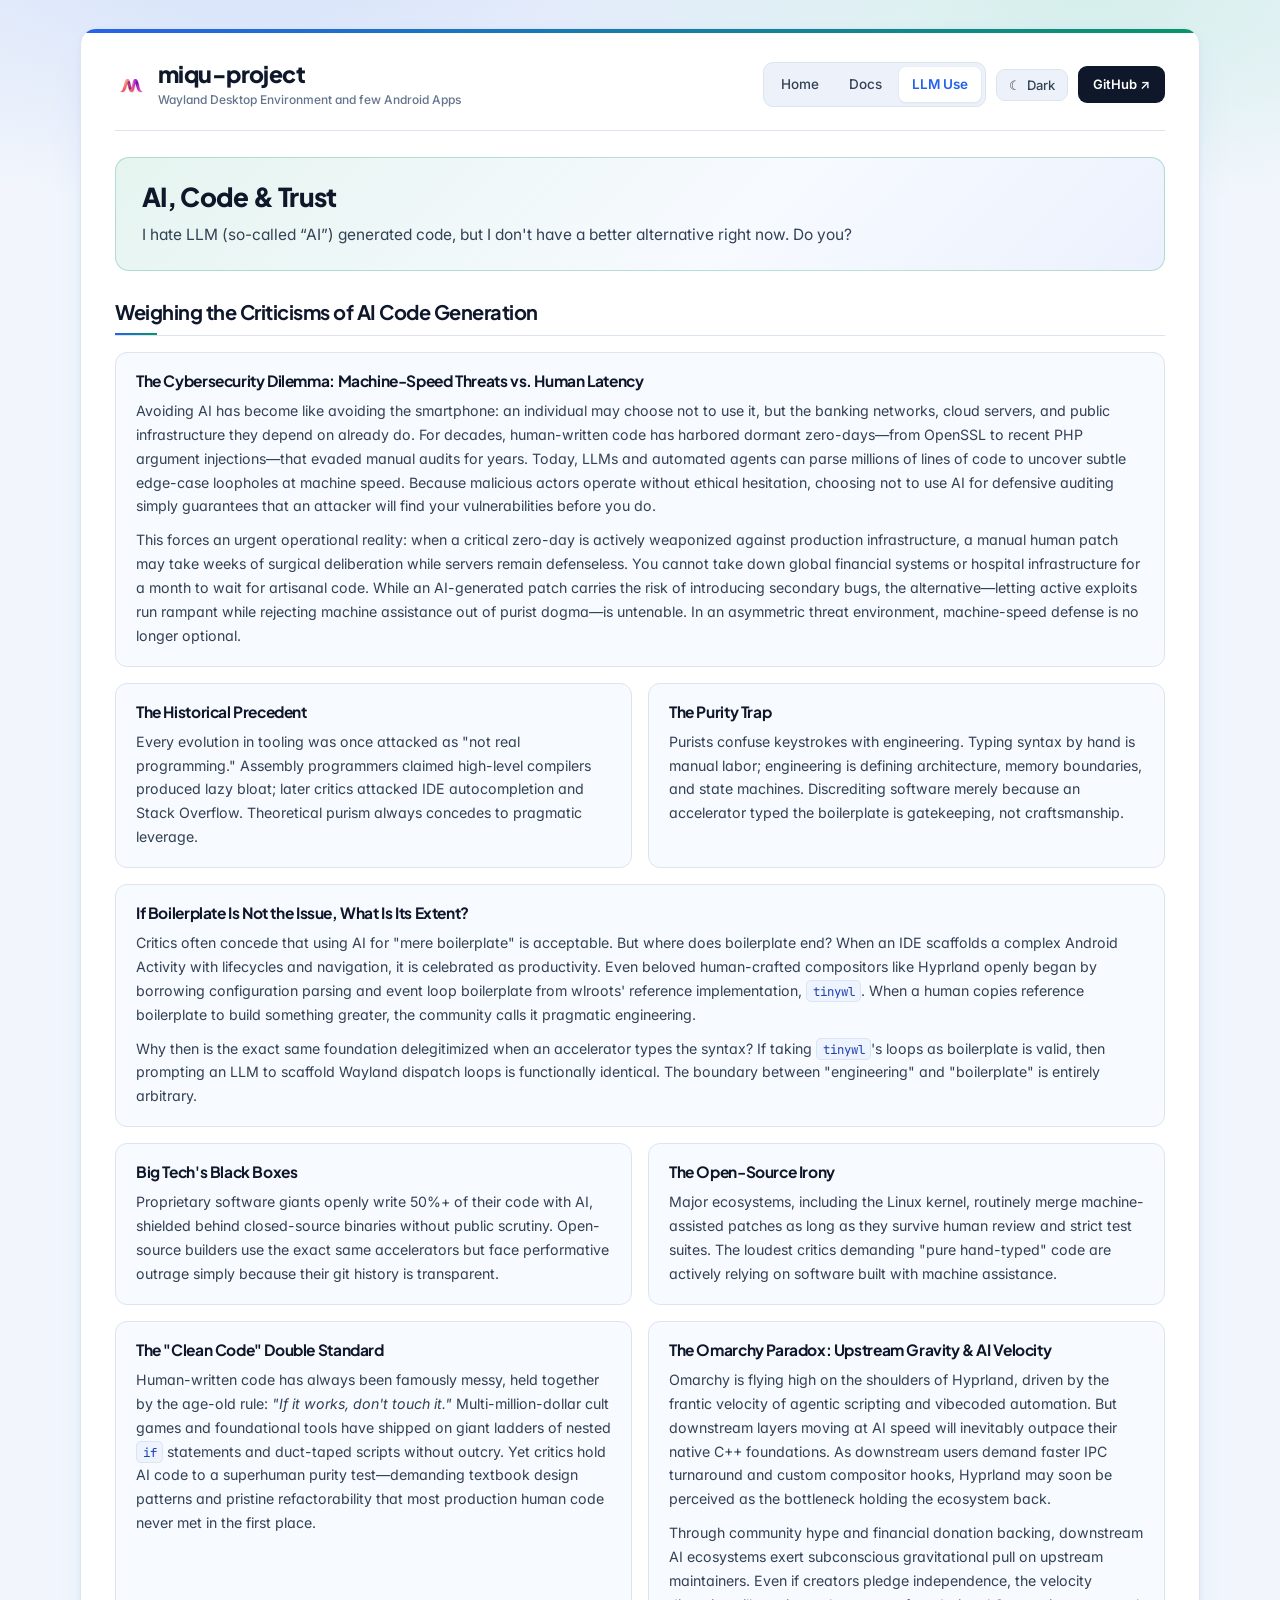
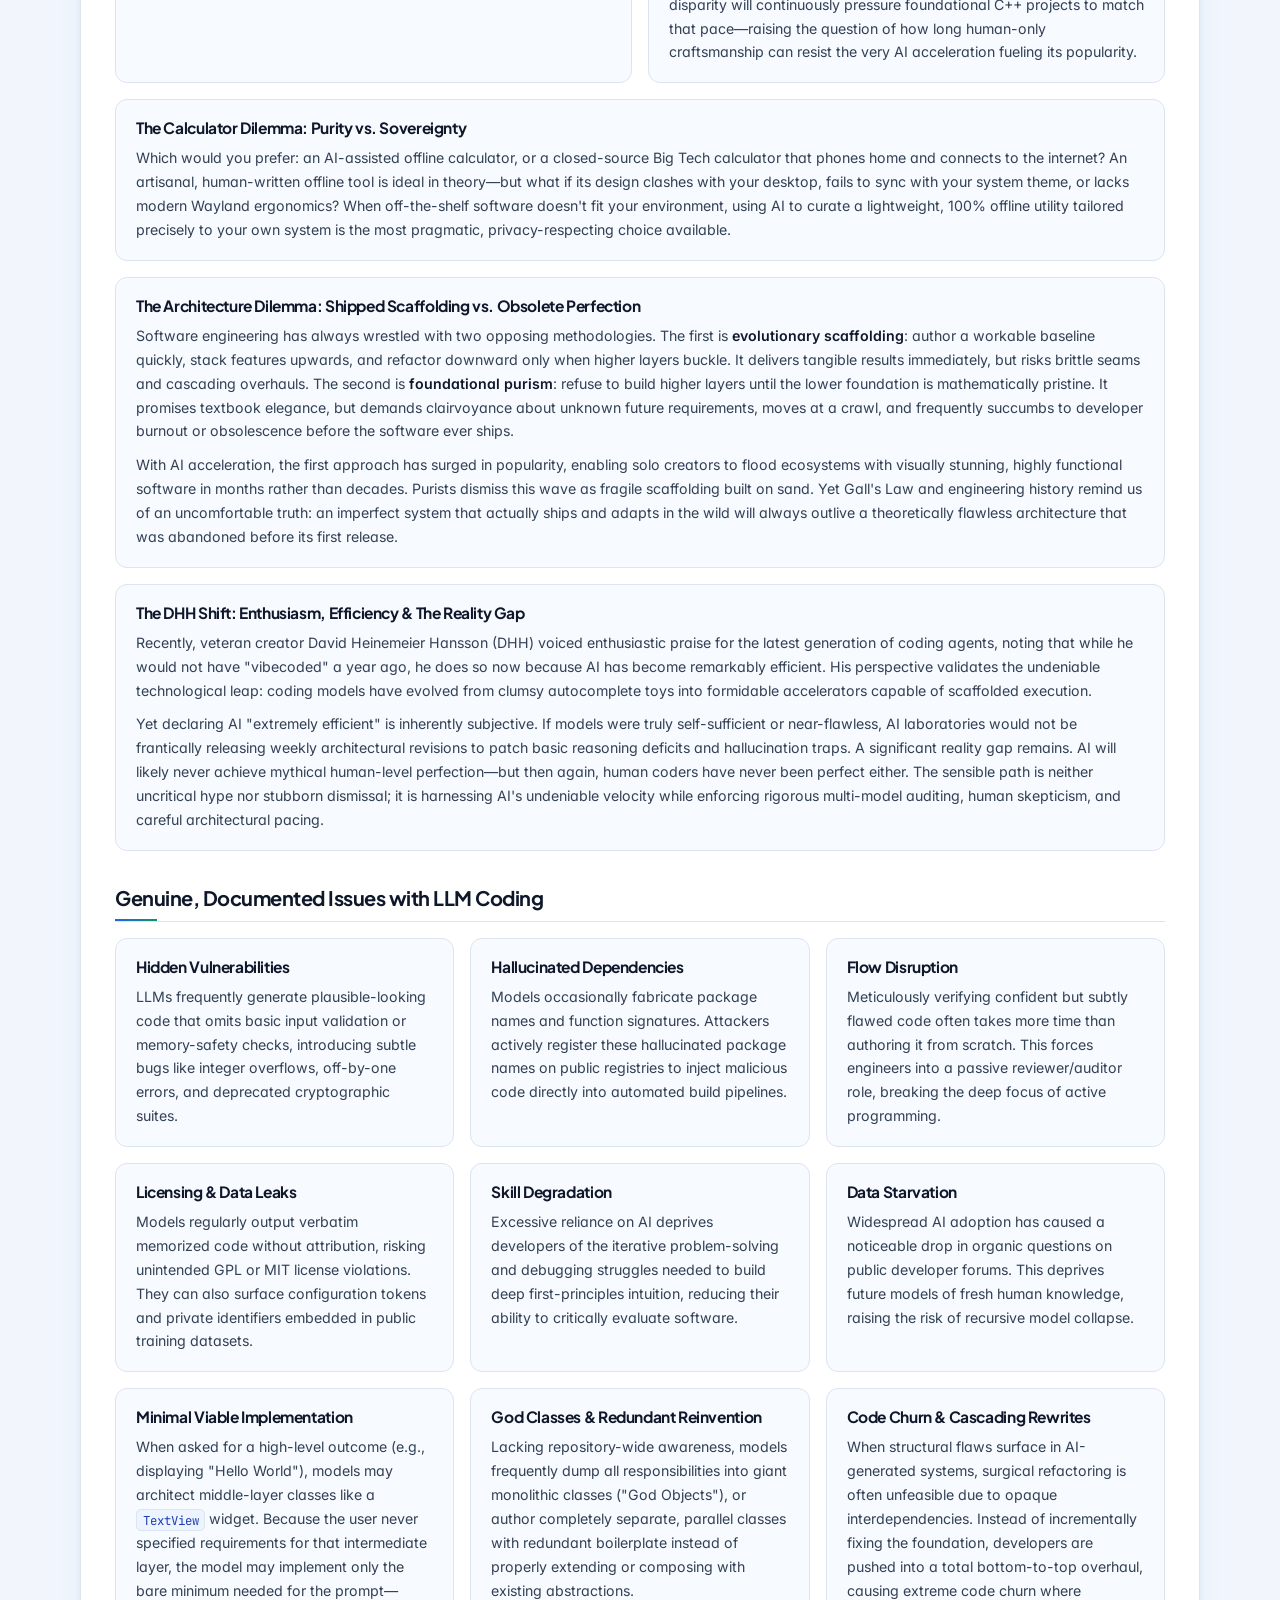
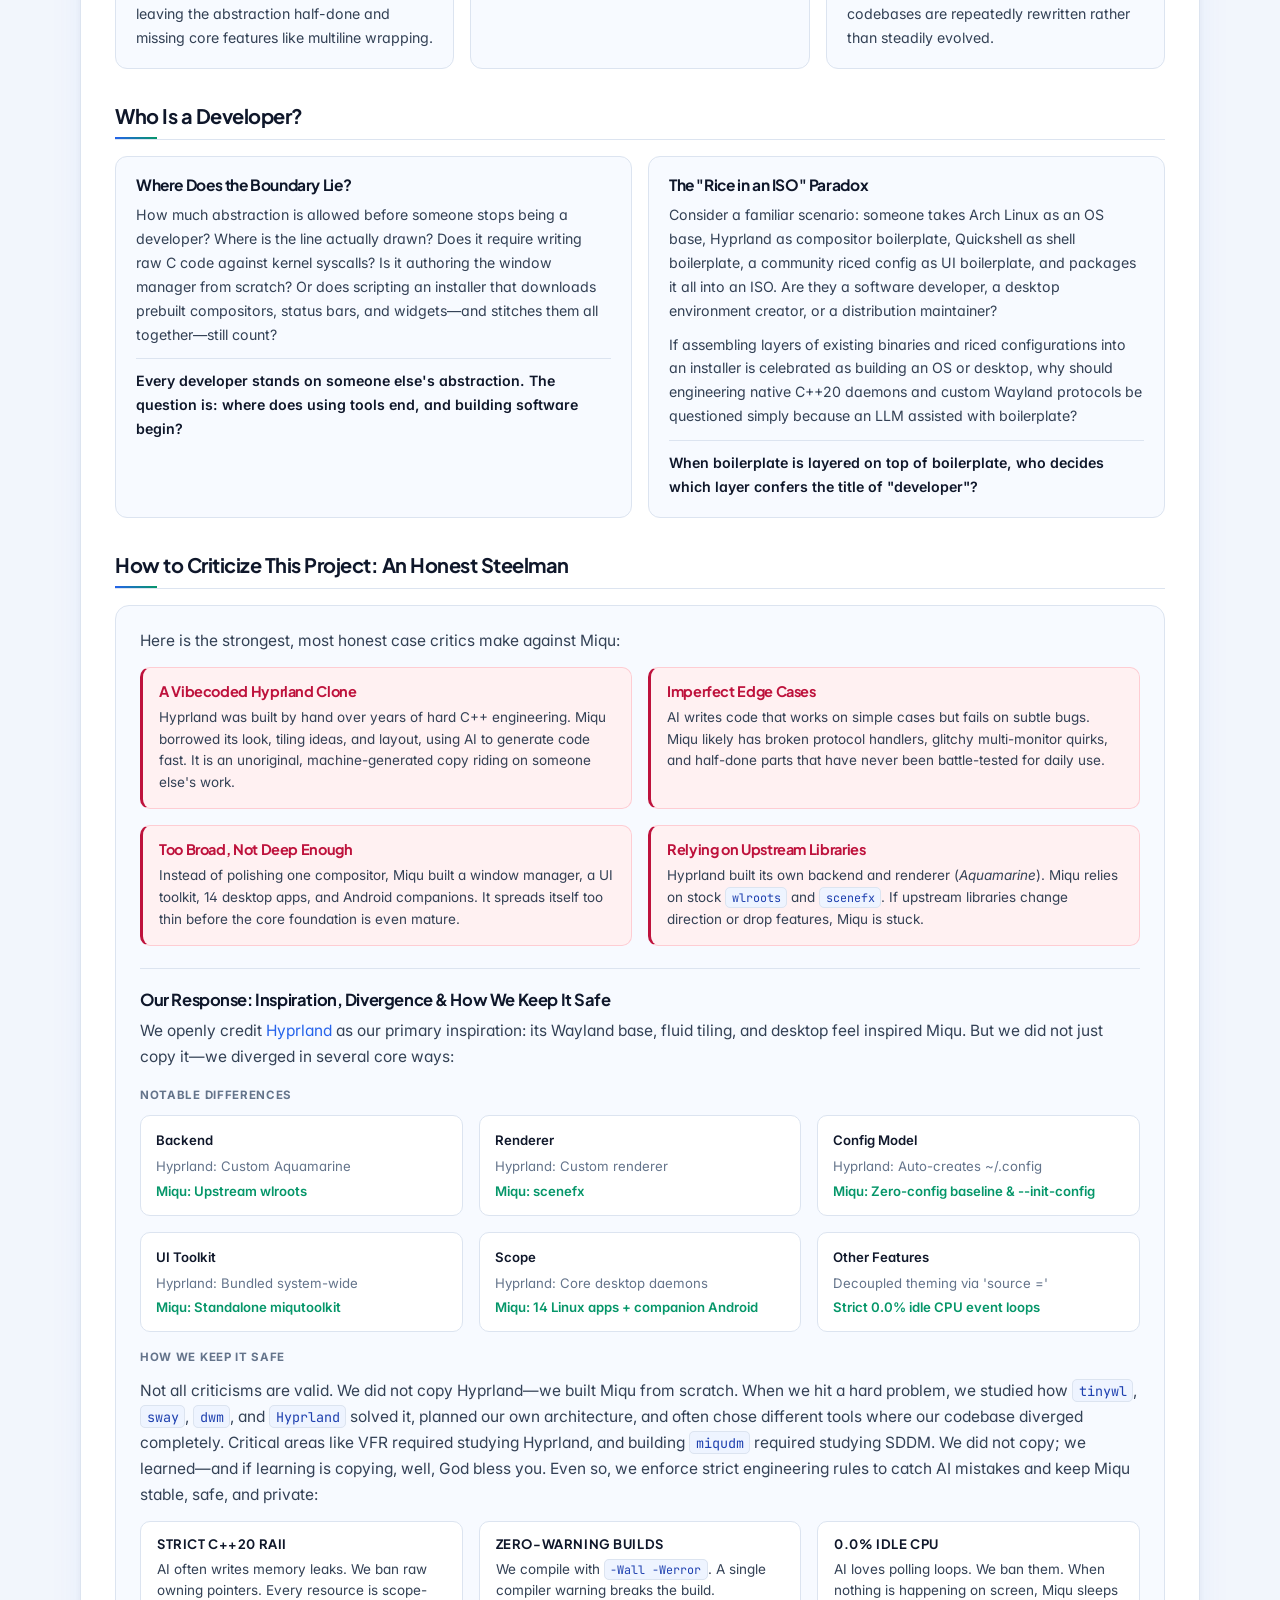
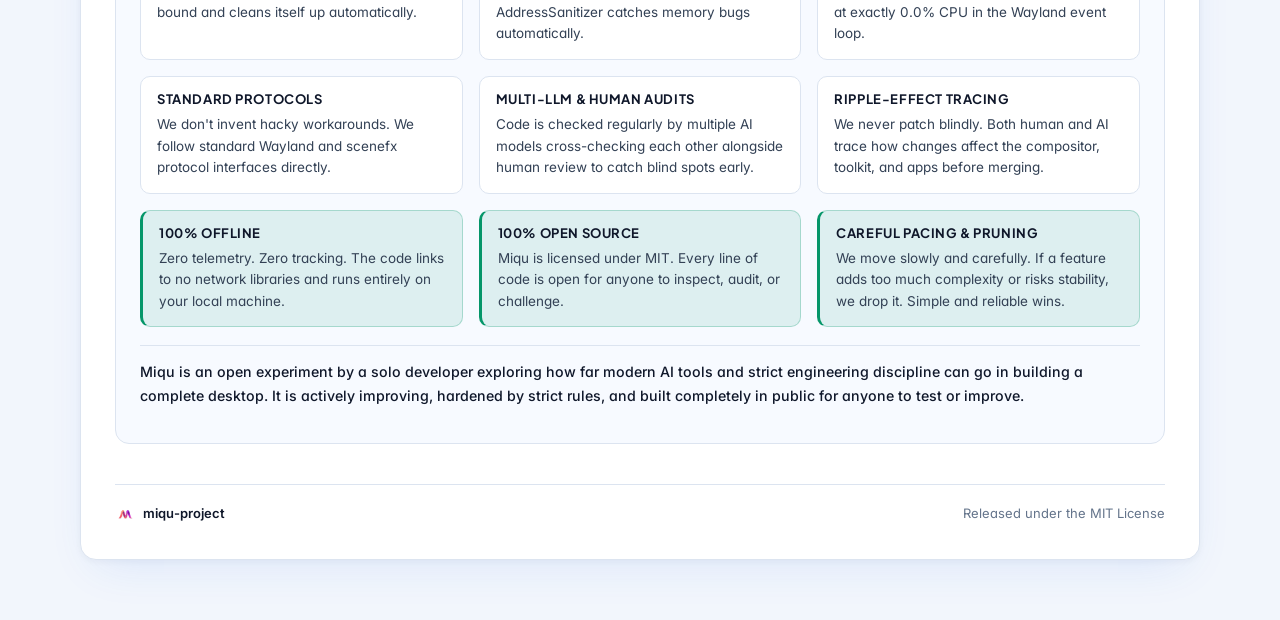
<file: llm.html>
<!DOCTYPE html>
<html lang="en">
<head>
  <meta charset="UTF-8" />
  <meta name="viewport" content="width=device-width, initial-scale=1.0" />
  <title>AI, Code &amp; Trust — miqu-project</title>
  <link rel="icon" type="image/png" href="assets/logo.png" />
  <meta name="description" content="An honest breakdown of LLM coding failures, criticisms weighed, our steelman against Miqu, and the strict C++20 RAII and 0.0% idle CPU rules that keep it safe." />

  <!-- Open Graph / Facebook -->
  <meta property="og:type" content="website" />
  <meta property="og:url" content="https://miqu-project.github.io/llm.html" />
  <meta property="og:title" content="AI, Code &amp; Trust — miqu-project" />
  <meta property="og:description" content="An honest breakdown of LLM coding failures, criticisms weighed, our steelman against Miqu, and the strict C++20 RAII and 0.0% idle CPU rules that keep it safe." />
  <meta property="og:image" content="https://raw.githubusercontent.com/miqu-project/.github/main/assets/logo.png" />

  <!-- Twitter -->
  <meta name="twitter:card" content="summary_large_image" />
  <meta name="twitter:url" content="https://miqu-project.github.io/llm.html" />
  <meta name="twitter:title" content="AI, Code &amp; Trust — miqu-project" />
  <meta name="twitter:description" content="An honest breakdown of LLM coding failures, criticisms weighed, our steelman against Miqu, and the strict C++20 RAII and 0.0% idle CPU rules that keep it safe." />
  <meta name="twitter:image" content="https://raw.githubusercontent.com/miqu-project/.github/main/assets/logo.png" />

  <!-- Pre-paint Theme Initialization -->
  <script src="js/theme-init.js"></script>

  <!-- Modern Typography: Plus Jakarta Sans, Inter, JetBrains Mono & Newsreader -->
  <link rel="preconnect" href="https://fonts.googleapis.com" />
  <link rel="preconnect" href="https://fonts.gstatic.com" crossorigin />
  <link href="https://fonts.googleapis.com/css2?family=Inter:wght@400;500;600;700&family=JetBrains+Mono:wght@400;500;600&family=Newsreader:ital,opsz,wght@1,6..72,400;1,6..72,500&family=Plus+Jakarta+Sans:wght@600;700;800&display=swap" rel="stylesheet" />

  <!-- Shared Stylesheet -->
  <link rel="stylesheet" href="css/styles.css" />
</head>
<body>

  <!-- Toast Notification -->
  <div id="toast" class="toast" role="status" aria-live="polite">Copied to clipboard</div>

  <!-- Main Sheet -->
  <div class="sheet">
    <div class="sheet-accent"></div>
    <div class="sheet-inner">

      <!-- Header -->
      <header class="site-header">
        <a href="index.html" class="brand">
          <img src="assets/logo.png" alt="miqu-project logo" class="brand-logo" onerror="this.style.display='none'" />
          <div>
            <h1>miqu-project</h1>
            <span class="brand-sub">Wayland Desktop Environment and few Android Apps</span>
          </div>
        </a>

        <div class="header-controls">
          <nav class="top-nav" aria-label="Primary Navigation">
            <a href="index.html" class="nav-btn">Home</a>
            <a href="docs.html" class="nav-btn">Docs</a>
            <a href="llm.html" class="nav-btn active">LLM Use</a>
          </nav>

          <button type="button" id="theme-toggle" class="theme-btn" aria-label="Toggle Light or Dark Theme">
            <span id="theme-icon" aria-hidden="true">&#9790;</span>
            <span id="theme-label">Dark</span>
          </button>

          <a href="https://github.com/miqu-project" target="_blank" rel="noopener noreferrer" class="gh-btn">
            GitHub &#8599;
          </a>
        </div>
      </header>

      <main id="tab-llm" class="tab-panel active" aria-label="LLM Use and Safety">
<div class="llm-hero">
          <h2>AI, Code &amp; Trust</h2>
          <p>
            I hate LLM (so-called &ldquo;AI&rdquo;) generated code, but I don't have a better alternative right now. Do you?
          </p>
        </div>

        <!-- 1. Weighing the Criticisms of AI Code Generation -->
        <section class="llm-section">
          <h2>Weighing the Criticisms of AI Code Generation</h2>
          <div class="essay-grid-2">
            <div class="essay-card span-2">
              <h3>The Cybersecurity Dilemma: Machine-Speed Threats vs. Human Latency</h3>
              <p>
                Avoiding AI has become like avoiding the smartphone: an individual may choose not to use it, but the banking networks, cloud servers, and public infrastructure they depend on already do. For decades, human-written code has harbored dormant zero-days&mdash;from OpenSSL to recent PHP argument injections&mdash;that evaded manual audits for years. Today, LLMs and automated agents can parse millions of lines of code to uncover subtle edge-case loopholes at machine speed. Because malicious actors operate without ethical hesitation, choosing not to use AI for defensive auditing simply guarantees that an attacker will find your vulnerabilities before you do.
              </p>
              <p>
                This forces an urgent operational reality: when a critical zero-day is actively weaponized against production infrastructure, a manual human patch may take weeks of surgical deliberation while servers remain defenseless. You cannot take down global financial systems or hospital infrastructure for a month to wait for artisanal code. While an AI-generated patch carries the risk of introducing secondary bugs, the alternative&mdash;letting active exploits run rampant while rejecting machine assistance out of purist dogma&mdash;is untenable. In an asymmetric threat environment, machine-speed defense is no longer optional.
              </p>
            </div>

            <div class="essay-card">
              <h3>The Historical Precedent</h3>
              <p>
                Every evolution in tooling was once attacked as "not real programming." Assembly programmers claimed high-level compilers produced lazy bloat; later critics attacked IDE autocompletion and Stack Overflow. Theoretical purism always concedes to pragmatic leverage.
              </p>
            </div>

            <div class="essay-card">
              <h3>The Purity Trap</h3>
              <p>
                Purists confuse keystrokes with engineering. Typing syntax by hand is manual labor; engineering is defining architecture, memory boundaries, and state machines. Discrediting software merely because an accelerator typed the boilerplate is gatekeeping, not craftsmanship.
              </p>
            </div>

            <div class="essay-card span-2">
              <h3>If Boilerplate Is Not the Issue, What Is Its Extent?</h3>
              <p>
                Critics often concede that using AI for "mere boilerplate" is acceptable. But where does boilerplate end? When an IDE scaffolds a complex Android Activity with lifecycles and navigation, it is celebrated as productivity. Even beloved human-crafted compositors like Hyprland openly began by borrowing configuration parsing and event loop boilerplate from wlroots' reference implementation, <code>tinywl</code>. When a human copies reference boilerplate to build something greater, the community calls it pragmatic engineering.
              </p>
              <p>
                Why then is the exact same foundation delegitimized when an accelerator types the syntax? If taking <code>tinywl</code>'s loops as boilerplate is valid, then prompting an LLM to scaffold Wayland dispatch loops is functionally identical. The boundary between "engineering" and "boilerplate" is entirely arbitrary.
              </p>
            </div>

            <div class="essay-card">
              <h3>Big Tech's Black Boxes</h3>
              <p>
                Proprietary software giants openly write 50%+ of their code with AI, shielded behind closed-source binaries without public scrutiny. Open-source builders use the exact same accelerators but face performative outrage simply because their git history is transparent.
              </p>
            </div>

            <div class="essay-card">
              <h3>The Open-Source Irony</h3>
              <p>
                Major ecosystems, including the Linux kernel, routinely merge machine-assisted patches as long as they survive human review and strict test suites. The loudest critics demanding "pure hand-typed" code are actively relying on software built with machine assistance.
              </p>
            </div>

            <div class="essay-card">
              <h3>The "Clean Code" Double Standard</h3>
              <p>
                Human-written code has always been famously messy, held together by the age-old rule: <em>"If it works, don't touch it."</em> Multi-million-dollar cult games and foundational tools have shipped on giant ladders of nested <code>if</code> statements and duct-taped scripts without outcry. Yet critics hold AI code to a superhuman purity test&mdash;demanding textbook design patterns and pristine refactorability that most production human code never met in the first place.
              </p>
            </div>

            <div class="essay-card">
              <h3>The Omarchy Paradox: Upstream Gravity &amp; AI Velocity</h3>
              <p>
                Omarchy is flying high on the shoulders of Hyprland, driven by the frantic velocity of agentic scripting and vibecoded automation. But downstream layers moving at AI speed will inevitably outpace their native C++ foundations. As downstream users demand faster IPC turnaround and custom compositor hooks, Hyprland may soon be perceived as the bottleneck holding the ecosystem back.
              </p>
              <p>
                Through community hype and financial donation backing, downstream AI ecosystems exert subconscious gravitational pull on upstream maintainers. Even if creators pledge independence, the velocity disparity will continuously pressure foundational C++ projects to match that pace&mdash;raising the question of how long human-only craftsmanship can resist the very AI acceleration fueling its popularity.
              </p>
            </div>

            <div class="essay-card span-2">
              <h3>The Calculator Dilemma: Purity vs. Sovereignty</h3>
              <p>
                Which would you prefer: an AI-assisted offline calculator, or a closed-source Big Tech calculator that phones home and connects to the internet? An artisanal, human-written offline tool is ideal in theory&mdash;but what if its design clashes with your desktop, fails to sync with your system theme, or lacks modern Wayland ergonomics? When off-the-shelf software doesn't fit your environment, using AI to curate a lightweight, 100% offline utility tailored precisely to your own system is the most pragmatic, privacy-respecting choice available.
              </p>
            </div>

            <div class="essay-card span-2">
              <h3>The Architecture Dilemma: Shipped Scaffolding vs. Obsolete Perfection</h3>
              <p>
                Software engineering has always wrestled with two opposing methodologies. The first is <strong>evolutionary scaffolding</strong>: author a workable baseline quickly, stack features upwards, and refactor downward only when higher layers buckle. It delivers tangible results immediately, but risks brittle seams and cascading overhauls. The second is <strong>foundational purism</strong>: refuse to build higher layers until the lower foundation is mathematically pristine. It promises textbook elegance, but demands clairvoyance about unknown future requirements, moves at a crawl, and frequently succumbs to developer burnout or obsolescence before the software ever ships.
              </p>
              <p>
                With AI acceleration, the first approach has surged in popularity, enabling solo creators to flood ecosystems with visually stunning, highly functional software in months rather than decades. Purists dismiss this wave as fragile scaffolding built on sand. Yet Gall's Law and engineering history remind us of an uncomfortable truth: an imperfect system that actually ships and adapts in the wild will always outlive a theoretically flawless architecture that was abandoned before its first release.
              </p>
            </div>

            <div class="essay-card span-2">
              <h3>The DHH Shift: Enthusiasm, Efficiency &amp; The Reality Gap</h3>
              <p>
                Recently, veteran creator David Heinemeier Hansson (DHH) voiced enthusiastic praise for the latest generation of coding agents, noting that while he would not have "vibecoded" a year ago, he does so now because AI has become remarkably efficient. His perspective validates the undeniable technological leap: coding models have evolved from clumsy autocomplete toys into formidable accelerators capable of scaffolded execution.
              </p>
              <p>
                Yet declaring AI "extremely efficient" is inherently subjective. If models were truly self-sufficient or near-flawless, AI laboratories would not be frantically releasing weekly architectural revisions to patch basic reasoning deficits and hallucination traps. A significant reality gap remains. AI will likely never achieve mythical human-level perfection&mdash;but then again, human coders have never been perfect either. The sensible path is neither uncritical hype nor stubborn dismissal; it is harnessing AI's undeniable velocity while enforcing rigorous multi-model auditing, human skepticism, and careful architectural pacing.
              </p>
            </div>
          </div>
        </section>

        <!-- 2. Genuine, Documented Issues with LLM Coding -->
        <section class="llm-section">
          <h2>Genuine, Documented Issues with LLM Coding</h2>
          <div class="essay-grid-3">
            <div class="essay-card">
              <h3>Hidden Vulnerabilities</h3>
              <p>
                LLMs frequently generate plausible-looking code that omits basic input validation or memory-safety checks, introducing subtle bugs like integer overflows, off-by-one errors, and deprecated cryptographic suites.
              </p>
            </div>

            <div class="essay-card">
              <h3>Hallucinated Dependencies</h3>
              <p>
                Models occasionally fabricate package names and function signatures. Attackers actively register these hallucinated package names on public registries to inject malicious code directly into automated build pipelines.
              </p>
            </div>

            <div class="essay-card">
              <h3>Flow Disruption</h3>
              <p>
                Meticulously verifying confident but subtly flawed code often takes more time than authoring it from scratch. This forces engineers into a passive reviewer/auditor role, breaking the deep focus of active programming.
              </p>
            </div>

            <div class="essay-card">
              <h3>Licensing &amp; Data Leaks</h3>
              <p>
                Models regularly output verbatim memorized code without attribution, risking unintended GPL or MIT license violations. They can also surface configuration tokens and private identifiers embedded in public training datasets.
              </p>
            </div>

            <div class="essay-card">
              <h3>Skill Degradation</h3>
              <p>
                Excessive reliance on AI deprives developers of the iterative problem-solving and debugging struggles needed to build deep first-principles intuition, reducing their ability to critically evaluate software.
              </p>
            </div>

            <div class="essay-card">
              <h3>Data Starvation</h3>
              <p>
                Widespread AI adoption has caused a noticeable drop in organic questions on public developer forums. This deprives future models of fresh human knowledge, raising the risk of recursive model collapse.
              </p>
            </div>

            <div class="essay-card">
              <h3>Minimal Viable Implementation</h3>
              <p>
                When asked for a high-level outcome (e.g., displaying "Hello World"), models may architect middle-layer classes like a <code>TextView</code> widget. Because the user never specified requirements for that intermediate layer, the model may implement only the bare minimum needed for the prompt&mdash;leaving the abstraction half-done and missing core features like multiline wrapping.
              </p>
            </div>

            <div class="essay-card">
              <h3>God Classes &amp; Redundant Reinvention</h3>
              <p>
                Lacking repository-wide awareness, models frequently dump all responsibilities into giant monolithic classes ("God Objects"), or author completely separate, parallel classes with redundant boilerplate instead of properly extending or composing with existing abstractions.
              </p>
            </div>

            <div class="essay-card">
              <h3>Code Churn &amp; Cascading Rewrites</h3>
              <p>
                When structural flaws surface in AI-generated systems, surgical refactoring is often unfeasible due to opaque interdependencies. Instead of incrementally fixing the foundation, developers are pushed into a total bottom-to-top overhaul, causing extreme code churn where codebases are repeatedly rewritten rather than steadily evolved.
              </p>
            </div>
          </div>
        </section>

        <!-- 3. Who Is a Developer? -->
        <section class="llm-section">
          <h2>Who Is a Developer?</h2>
          <div class="essay-grid-2">
            <div class="essay-card">
              <h3>Where Does the Boundary Lie?</h3>
              <p>
                How much abstraction is allowed before someone stops being a developer? Where is the line actually drawn? Does it require writing raw C code against kernel syscalls? Is it authoring the window manager from scratch? Or does scripting an installer that downloads prebuilt compositors, status bars, and widgets&mdash;and stitches them all together&mdash;still count?
              </p>
              <p class="card-foot">
                Every developer stands on someone else's abstraction. The question is: where does using tools end, and building software begin?
              </p>
            </div>

            <div class="essay-card">
              <h3>The "Rice in an ISO" Paradox</h3>
              <p>
                Consider a familiar scenario: someone takes Arch Linux as an OS base, Hyprland as compositor boilerplate, Quickshell as shell boilerplate, a community riced config as UI boilerplate, and packages it all into an ISO. Are they a software developer, a desktop environment creator, or a distribution maintainer?
              </p>
              <p>
                If assembling layers of existing binaries and riced configurations into an installer is celebrated as building an OS or desktop, why should engineering native C++20 daemons and custom Wayland protocols be questioned simply because an LLM assisted with boilerplate?
              </p>
              <p class="card-foot">
                When boilerplate is layered on top of boilerplate, who decides which layer confers the title of "developer"?
              </p>
            </div>
          </div>
        </section>

        <!-- 4. How to Criticize This Project: An Honest Steelman -->
        <section class="llm-section">
          <h2>How to Criticize This Project: An Honest Steelman</h2>
          <div class="steelman-wrap">
            <p>Here is the strongest, most honest case critics make against Miqu:</p>

            <div class="essay-grid-2">
              <div class="rose-card">
                <h4>A Vibecoded Hyprland Clone</h4>
                <p>
                  Hyprland was built by hand over years of hard C++ engineering. Miqu borrowed its look, tiling ideas, and layout, using AI to generate code fast. It is an unoriginal, machine-generated copy riding on someone else's work.
                </p>
              </div>

              <div class="rose-card">
                <h4>Imperfect Edge Cases</h4>
                <p>
                  AI writes code that works on simple cases but fails on subtle bugs. Miqu likely has broken protocol handlers, glitchy multi-monitor quirks, and half-done parts that have never been battle-tested for daily use.
                </p>
              </div>

              <div class="rose-card">
                <h4>Too Broad, Not Deep Enough</h4>
                <p>
                  Instead of polishing one compositor, Miqu built a window manager, a UI toolkit, 14 desktop apps, and Android companions. It spreads itself too thin before the core foundation is even mature.
                </p>
              </div>

              <div class="rose-card">
                <h4>Relying on Upstream Libraries</h4>
                <p>
                  Hyprland built its own backend and renderer (<em>Aquamarine</em>). Miqu relies on stock <code>wlroots</code> and <code>scenefx</code>. If upstream libraries change direction or drop features, Miqu is stuck.
                </p>
              </div>
            </div>

            <!-- Our Response: Inspiration, Divergence & How We Keep It Safe -->
            <div class="response-block">
              <h3 style="margin-top:0;">Our Response: Inspiration, Divergence &amp; How We Keep It Safe</h3>
              <p>
                We openly credit <a href="https://hyprland.org" target="_blank" rel="noopener noreferrer">Hyprland</a> as our primary inspiration: its Wayland base, fluid tiling, and desktop feel inspired Miqu. But we did not just copy it&mdash;we diverged in several core ways:
              </p>

              <span class="sub-label">Notable Differences</span>
              <div class="essay-grid-3">
                <div class="diff-card">
                  <strong>Backend</strong>
                  <span class="diff-hypr">Hyprland: Custom Aquamarine</span>
                  <span class="diff-miqu">Miqu: Upstream wlroots</span>
                </div>
                <div class="diff-card">
                  <strong>Renderer</strong>
                  <span class="diff-hypr">Hyprland: Custom renderer</span>
                  <span class="diff-miqu">Miqu: scenefx</span>
                </div>
                <div class="diff-card">
                  <strong>Config Model</strong>
                  <span class="diff-hypr">Hyprland: Auto-creates ~/.config</span>
                  <span class="diff-miqu">Miqu: Zero-config baseline &amp; --init-config</span>
                </div>
                <div class="diff-card">
                  <strong>UI Toolkit</strong>
                  <span class="diff-hypr">Hyprland: Bundled system-wide</span>
                  <span class="diff-miqu">Miqu: Standalone miqutoolkit</span>
                </div>
                <div class="diff-card">
                  <strong>Scope</strong>
                  <span class="diff-hypr">Hyprland: Core desktop daemons</span>
                  <span class="diff-miqu">Miqu: 14 Linux apps + companion Android</span>
                </div>
                <div class="diff-card">
                  <strong>Other Features</strong>
                  <span class="diff-hypr">Decoupled theming via 'source ='</span>
                  <span class="diff-miqu">Strict 0.0% idle CPU event loops</span>
                </div>
              </div>

              <span class="sub-label">How We Keep It Safe</span>
              <p>
                Not all criticisms are valid. We did not copy Hyprland&mdash;we built Miqu from scratch. When we hit a hard problem, we studied how <code>tinywl</code>, <code>sway</code>, <code>dwm</code>, and <code>Hyprland</code> solved it, planned our own architecture, and often chose different tools where our codebase diverged completely. Critical areas like VFR required studying Hyprland, and building <code>miqudm</code> required studying SDDM. We did not copy; we learned&mdash;and if learning is copying, well, God bless you. Even so, we enforce strict engineering rules to catch AI mistakes and keep Miqu stable, safe, and private:
              </p>

              <div class="essay-grid-3">
                <div class="safe-card">
                  <h4>Strict C++20 RAII</h4>
                  <p>AI often writes memory leaks. We ban raw owning pointers. Every resource is scope-bound and cleans itself up automatically.</p>
                </div>

                <div class="safe-card">
                  <h4>Zero-Warning Builds</h4>
                  <p>We compile with <code>-Wall -Werror</code>. A single compiler warning breaks the build. AddressSanitizer catches memory bugs automatically.</p>
                </div>

                <div class="safe-card">
                  <h4>0.0% Idle CPU</h4>
                  <p>AI loves polling loops. We ban them. When nothing is happening on screen, Miqu sleeps at exactly 0.0% CPU in the Wayland event loop.</p>
                </div>

                <div class="safe-card">
                  <h4>Standard Protocols</h4>
                  <p>We don't invent hacky workarounds. We follow standard Wayland and scenefx protocol interfaces directly.</p>
                </div>

                <div class="safe-card">
                  <h4>Multi-LLM &amp; Human Audits</h4>
                  <p>Code is checked regularly by multiple AI models cross-checking each other alongside human review to catch blind spots early.</p>
                </div>

                <div class="safe-card">
                  <h4>Ripple-Effect Tracing</h4>
                  <p>We never patch blindly. Both human and AI trace how changes affect the compositor, toolkit, and apps before merging.</p>
                </div>

                <div class="safe-card emerald-tint">
                  <h4>100% Offline</h4>
                  <p>Zero telemetry. Zero tracking. The code links to no network libraries and runs entirely on your local machine.</p>
                </div>

                <div class="safe-card emerald-tint">
                  <h4>100% Open Source</h4>
                  <p>Miqu is licensed under MIT. Every line of code is open for anyone to inspect, audit, or challenge.</p>
                </div>

                <div class="safe-card emerald-tint">
                  <h4>Careful Pacing &amp; Pruning</h4>
                  <p>We move slowly and carefully. If a feature adds too much complexity or risks stability, we drop it. Simple and reliable wins.</p>
                </div>
              </div>

              <p class="synthesis-note">
                Miqu is an open experiment by a solo developer exploring how far modern AI tools and strict engineering discipline can go in building a complete desktop. It is actively improving, hardened by strict rules, and built completely in public for anyone to test or improve.
              </p>
            </div>
          </div>
        </section>
      </main>

      <!-- Site Footer -->
      <footer class="site-footer">
        <div class="footer-brand">
          <img src="assets/logo.png" alt="" onerror="this.style.display='none'" />
          <span>miqu-project</span>
        </div>
        <span>Released under the MIT License</span>
      </footer>

    </div>
  </div>

  <!-- Shared Interactive Script -->
  <script src="js/app.js" defer></script>
</body>
</html>
</file>
<file: css/styles.css>
/* =========================================================
       Design Tokens & Adaptive Light / Dark Palette
       ========================================================= */
    :root {
      --bg-page: #f2f6fc;
      --bg-glow-1: rgba(37, 99, 235, 0.14);
      --bg-glow-2: rgba(16, 185, 129, 0.13);
      --surface: #ffffff;
      --surface-subtle: #f7faff;
      --surface-muted: #edf2fa;
      --border: #dce4f0;
      --border-strong: #c2cfe2;
      --text: #0f172a;
      --text-secondary: #334155;
      --text-muted: #64748b;
      --accent: #2563eb;
      --accent-hover: #1d4ed8;
      --accent-soft: rgba(37, 99, 235, 0.09);
      --accent-border: rgba(37, 99, 235, 0.24);
      --emerald: #059669;
      --emerald-soft: rgba(5, 150, 105, 0.1);
      --emerald-border: rgba(5, 150, 105, 0.26);
      --purple: #7c3aed;
      --purple-soft: rgba(124, 58, 237, 0.1);
      --amber-bg: #fffbeb;
      --amber-border: #fde68a;
      --amber-accent: #d97706;
      --amber-text: #78350f;
      --rose-bg: #fff1f2;
      --rose-border: #fecdd3;
      --rose-text: #be123c;
      --code-inline-bg: #eef4ff;
      --code-inline-text: #1e40af;
      --shadow-sheet: 0 2px 6px rgba(15, 23, 42, 0.04), 0 18px 44px -16px rgba(37, 99, 235, 0.12);
      --shadow-card: 0 1px 3px rgba(15, 23, 42, 0.04), 0 6px 18px -6px rgba(37, 99, 235, 0.08);
    }

    [data-theme="dark"] {
      --bg-page: #080c15;
      --bg-glow-1: rgba(56, 189, 248, 0.14);
      --bg-glow-2: rgba(16, 185, 129, 0.13);
      --surface: #0f1624;
      --surface-subtle: #141e30;
      --surface-muted: #1b273d;
      --border: rgba(148, 163, 184, 0.16);
      --border-strong: rgba(148, 163, 184, 0.3);
      --text: #f1f5f9;
      --text-secondary: #cbd5e1;
      --text-muted: #94a3b8;
      --accent: #38bdf8;
      --accent-hover: #7dd3fc;
      --accent-soft: rgba(56, 189, 248, 0.12);
      --accent-border: rgba(56, 189, 248, 0.28);
      --emerald: #34d399;
      --emerald-soft: rgba(52, 211, 153, 0.12);
      --emerald-border: rgba(52, 211, 153, 0.28);
      --purple: #a78bfa;
      --purple-soft: rgba(167, 139, 250, 0.14);
      --amber-bg: rgba(245, 158, 11, 0.1);
      --amber-border: rgba(251, 191, 36, 0.28);
      --amber-accent: #fbbf24;
      --amber-text: #fde68a;
      --rose-bg: rgba(244, 63, 94, 0.1);
      --rose-border: rgba(251, 113, 133, 0.28);
      --rose-text: #fda4af;
      --code-inline-bg: rgba(56, 189, 248, 0.12);
      --code-inline-text: #7dd3fc;
      --shadow-sheet: 0 4px 12px rgba(0, 0, 0, 0.4), 0 24px 54px -18px rgba(0, 0, 0, 0.65);
      --shadow-card: 0 2px 6px rgba(0, 0, 0, 0.3), 0 10px 24px -8px rgba(0, 0, 0, 0.45);
    }

    *, *::before, *::after {
      box-sizing: border-box;
    }

    html {
      scroll-behavior: smooth;
    }

    body {
      margin: 0;
      padding: 28px 20px 60px;
      background-color: var(--bg-page);
      background-image:
        radial-gradient(ellipse 75% 40% at 20% -5%, var(--bg-glow-1), transparent 70%),
        radial-gradient(ellipse 65% 35% at 85% 0%, var(--bg-glow-2), transparent 65%);
      background-attachment: fixed;
      color: var(--text);
      font-family: "Inter", -apple-system, BlinkMacSystemFont, "Segoe UI", Roboto, sans-serif;
      font-feature-settings: "cv02", "cv03", "cv04", "cv11";
      font-size: 15.5px;
      line-height: 1.68;
      -webkit-font-smoothing: antialiased;
      -moz-osx-font-smoothing: grayscale;
      overflow-x: hidden;
      transition: background-color 0.2s ease, color 0.2s ease;
    }

    a {
      color: var(--accent);
      text-decoration: none;
      transition: color 0.15s ease;
    }

    a:hover {
      color: var(--accent-hover);
      text-decoration: underline;
      text-underline-offset: 3px;
    }

    /* =========================================================
       Main Document Sheet
       ========================================================= */
    .sheet {
      max-width: 1120px;
      margin: 0 auto;
      background: var(--surface);
      border: 1px solid var(--border);
      border-radius: 16px;
      box-shadow: var(--shadow-sheet);
      overflow: hidden;
      transition: background-color 0.2s ease, border-color 0.2s ease;
    }

    .sheet-accent {
      height: 4px;
      background: linear-gradient(90deg, var(--accent) 0%, var(--emerald) 100%);
    }

    .sheet-inner {
      padding: 26px 34px 34px;
    }

    /* =========================================================
       Typography
       ========================================================= */
    h1, h2, h3, h4 {
      font-family: "Plus Jakarta Sans", "Inter", -apple-system, BlinkMacSystemFont, "Segoe UI", sans-serif;
      color: var(--text);
      font-weight: 700;
      letter-spacing: -0.025em;
      line-height: 1.3;
    }

    h1 {
      margin: 0;
      font-size: 23px;
      font-weight: 800;
    }

    h2 {
      margin: 0 0 16px;
      padding-bottom: 10px;
      border-bottom: 1px solid var(--border);
      background-image: linear-gradient(90deg, var(--accent), var(--emerald));
      background-size: 42px 2px;
      background-repeat: no-repeat;
      background-position: 0 100%;
      font-size: 20px;
    }

    h3 {
      margin: 24px 0 8px;
      font-size: 16.5px;
      font-weight: 700;
    }

    h4 {
      margin: 14px 0 6px;
      font-size: 14.5px;
      font-weight: 700;
    }

    p {
      margin: 0 0 13px;
      color: var(--text-secondary);
    }

    strong {
      color: var(--text);
      font-weight: 600;
    }

    code, pre {
      font-family: "JetBrains Mono", ui-monospace, SFMono-Regular, Menlo, Monaco, Consolas, monospace;
      font-size: 13px;
    }

    code {
      color: var(--code-inline-text);
      background: var(--code-inline-bg);
      border: 1px solid var(--border);
      padding: 1.5px 5.5px;
      border-radius: 5px;
      font-size: 0.87em;
    }

    /* =========================================================
       Header & Segmented Navigation
       ========================================================= */
    .site-header {
      display: flex;
      flex-wrap: wrap;
      align-items: center;
      justify-content: space-between;
      gap: 14px;
      padding-bottom: 20px;
      margin-bottom: 26px;
      border-bottom: 1px solid var(--border);
    }

    .brand {
      display: flex;
      align-items: center;
      gap: 11px;
      color: var(--text);
      text-decoration: none;
    }

    .brand:hover {
      text-decoration: none;
      opacity: 0.88;
    }

    .brand-logo {
      width: 32px;
      height: 32px;
      border-radius: 8px;
      object-fit: contain;
      flex-shrink: 0;
    }

    .brand-sub {
      display: block;
      font-size: 12px;
      font-weight: 500;
      color: var(--text-muted);
      letter-spacing: 0;
      margin-top: 1px;
    }

    .header-controls {
      display: flex;
      flex-wrap: wrap;
      align-items: center;
      gap: 10px;
    }

    .top-nav {
      display: inline-flex;
      flex-wrap: wrap;
      align-items: center;
      gap: 4px;
      padding: 4px;
      background: var(--surface-muted);
      border: 1px solid var(--border);
      border-radius: 10px;
      font-size: 14px;
    }

    .nav-btn {
      background: transparent;
      border: none;
      padding: 6px 13px;
      border-radius: 7px;
      font-family: inherit;
      font-size: 13.5px;
      font-weight: 500;
      color: var(--text-secondary);
      cursor: pointer;
      transition: background-color 0.15s ease, color 0.15s ease, box-shadow 0.15s ease;
    }

    .nav-btn:hover {
      color: var(--text);
      background: var(--accent-soft);
    }

    .nav-btn.active {
      background: var(--surface);
      color: var(--accent);
      font-weight: 600;
      box-shadow: 0 1px 3px rgba(15, 23, 42, 0.08);
    }

    .theme-btn {
      display: inline-flex;
      align-items: center;
      justify-content: center;
      gap: 6px;
      padding: 7px 12px;
      background: var(--surface-muted);
      border: 1px solid var(--border);
      border-radius: 9px;
      color: var(--text-secondary);
      font-family: inherit;
      font-size: 13px;
      font-weight: 500;
      cursor: pointer;
      transition: border-color 0.15s ease, color 0.15s ease, background-color 0.15s ease;
    }

    .theme-btn:hover {
      color: var(--text);
      border-color: var(--accent-border);
      background: var(--accent-soft);
    }

    .gh-btn {
      display: inline-flex;
      align-items: center;
      gap: 6px;
      padding: 7px 14px;
      background: var(--text);
      color: var(--surface);
      border: 1px solid transparent;
      border-radius: 9px;
      font-size: 13px;
      font-weight: 600;
      text-decoration: none;
      transition: opacity 0.15s ease, transform 0.15s ease;
    }

    .gh-btn:hover {
      color: var(--surface);
      text-decoration: none;
      opacity: 0.88;
      transform: translateY(-1px);
    }

    /* =========================================================
       Tab Panels
       ========================================================= */
    .tab-panel {
      display: none;
      animation: fadeIn 0.2s ease;
    }

    .tab-panel.active {
      display: block;
    }

    @keyframes fadeIn {
      from { opacity: 0; transform: translateY(4px); }
      to { opacity: 1; transform: translateY(0); }
    }

    /* =========================================================
       Home Tab Sections
       ========================================================= */
    .intro {
      width: 100%;
      margin: 0 0 30px;
      padding: 18px 22px;
      background: linear-gradient(135deg, var(--accent-soft) 0%, var(--surface-subtle) 55%, var(--emerald-soft) 100%);
      border: 1px solid var(--accent-border);
      border-radius: 12px;
      box-shadow: var(--shadow-card);
      color: var(--text-secondary);
      font-size: 15.5px;
      line-height: 1.72;
    }

    .home-section {
      margin-bottom: 34px;
    }

    .section-head-row {
      display: flex;
      flex-wrap: wrap;
      align-items: baseline;
      justify-content: space-between;
      gap: 8px;
      margin-bottom: 14px;
      padding-bottom: 10px;
      border-bottom: 1px solid var(--border);
      background-image: linear-gradient(90deg, var(--accent), var(--emerald));
      background-size: 42px 2px;
      background-repeat: no-repeat;
      background-position: 0 100%;
    }

    .section-head-row h2 {
      margin: 0;
      padding: 0;
      border: none;
      background: none;
    }

    .section-hint {
      font-size: 12.5px;
      color: var(--text-muted);
      font-family: "JetBrains Mono", monospace;
    }

    /* Tables */
    .table-wrap {
      width: 100%;
      overflow-x: auto;
      margin-top: 8px;
      background: var(--surface);
      border: 1px solid var(--border);
      border-radius: 12px;
      box-shadow: var(--shadow-card);
    }

    table {
      width: 100%;
      border-collapse: collapse;
      font-size: 15px;
      line-height: 1.55;
      border: none;
    }

    th, td {
      text-align: left;
      padding: 14px 16px;
      border-bottom: 1px solid var(--border);
      vertical-align: middle;
    }

    tbody tr:last-child td {
      border-bottom: none;
    }

    th {
      background: var(--surface-subtle);
      color: var(--text-muted);
      font-family: "Plus Jakarta Sans", "Inter", system-ui, sans-serif;
      font-weight: 700;
      font-size: 12.5px;
      text-transform: uppercase;
      letter-spacing: 0.06em;
      border-bottom: 1px solid var(--border);
    }

    .table-wrap tbody tr {
      transition: background-color 0.14s ease;
    }

    .table-wrap tbody tr:nth-child(even) {
      background: var(--surface-subtle);
    }

    .table-wrap tbody tr:hover {
      background-color: var(--accent-soft);
    }

    .pkg-link {
      font-family: "Plus Jakarta Sans", "Inter", system-ui, sans-serif;
      font-size: 15px;
      font-weight: 700;
      white-space: nowrap;
    }

    /* Role Badges */
    .role-badge {
      display: inline-block;
      padding: 3.5px 10px;
      border-radius: 999px;
      font-size: 12px;
      font-weight: 600;
      letter-spacing: 0.02em;
      white-space: nowrap;
      border: 1px solid transparent;
    }

    .role-compositor {
      background: var(--amber-bg);
      color: var(--amber-accent);
      border-color: var(--amber-border);
    }

    .role-toolkit {
      background: var(--purple-soft);
      color: var(--purple);
      border-color: rgba(124, 58, 237, 0.25);
    }

    .role-shell {
      background: var(--accent-soft);
      color: var(--accent);
      border-color: var(--accent-border);
    }

    .role-app {
      background: var(--emerald-soft);
      color: var(--emerald);
      border-color: var(--emerald-border);
    }

    .role-mobile {
      background: var(--rose-bg);
      color: var(--rose-text);
      border-color: var(--rose-border);
    }

    .status {
      font-size: 13px;
      color: var(--text-muted);
      margin-top: 10px;
      min-height: 20px;
      word-break: break-word;
    }

    /* Features Grid */
    .features-grid {
      display: grid;
      grid-template-columns: repeat(2, minmax(0, 1fr));
      gap: 16px;
    }

    .feature-card {
      background: var(--surface-subtle);
      border: 1px solid var(--border);
      border-radius: 12px;
      padding: 18px 20px;
      display: flex;
      flex-direction: column;
      justify-content: space-between;
      gap: 12px;
      transition: transform 0.18s ease, border-color 0.18s ease, box-shadow 0.18s ease;
    }

    .feature-card:hover {
      border-color: var(--accent-border);
      box-shadow: 0 8px 22px -10px var(--accent-border);
      transform: translateY(-2px);
    }

    .feature-card h3 {
      margin: 0 0 7px;
      font-size: 15px;
    }

    .feature-card p {
      margin: 0;
      font-size: 13.8px;
      line-height: 1.62;
      color: var(--text-secondary);
    }

    .feature-link {
      font-size: 13px;
      font-weight: 600;
      color: var(--accent);
      display: inline-flex;
      align-items: center;
      gap: 5px;
      cursor: pointer;
    }

    /* Callout Note */
    .note {
      font-size: 13.8px;
      color: var(--amber-text);
      background: var(--amber-bg);
      border: 1px solid var(--amber-border);
      border-left: 3px solid var(--amber-accent);
      border-radius: 10px;
      padding: 13px 16px;
      margin-top: 16px;
      line-height: 1.62;
    }

    /* Screenshots Grid */
    .shots-grid {
      display: grid;
      grid-template-columns: repeat(2, minmax(0, 1fr));
      gap: 16px;
    }

    .shot-card {
      margin: 0;
      background: var(--surface-subtle);
      border: 1px solid var(--border);
      border-radius: 12px;
      overflow: hidden;
      cursor: pointer;
      transition: transform 0.18s ease, border-color 0.18s ease, box-shadow 0.18s ease;
    }

    .shot-card.wide {
      grid-column: span 2;
    }

    .shot-card:hover {
      transform: translateY(-2px);
      border-color: var(--accent-border);
      box-shadow: var(--shadow-card);
    }

    .shot-card img {
      display: block;
      width: 100%;
      height: auto;
      object-fit: cover;
      background: var(--surface-muted);
    }

    .shot-cap {
      padding: 9px 14px;
      font-size: 12.5px;
      color: var(--text-muted);
      border-top: 1px solid var(--border);
      display: flex;
      justify-content: space-between;
      align-items: center;
    }

    /* Install Box (Theme-Adaptive, Non-Black) */
    .install-box {
      background: var(--surface-subtle);
      border: 1px solid var(--border);
      border-radius: 12px;
      overflow: hidden;
      box-shadow: var(--shadow-card);
    }

    .install-row {
      display: flex;
      align-items: center;
      justify-content: space-between;
      gap: 16px;
      padding: 16px 20px;
      border-bottom: 1px solid var(--border);
    }

    .install-row:last-child {
      border-bottom: none;
    }

    .install-cmd {
      min-width: 0;
      flex: 1;
    }

    .install-label {
      display: block;
      font-family: "Plus Jakarta Sans", "Inter", system-ui, sans-serif;
      font-size: 14.5px;
      font-weight: 600;
      color: var(--text-secondary);
      margin-bottom: 6px;
      line-height: 1.45;
    }

    .install-label code {
      display: inline;
      background: var(--code-inline-bg);
      border: 1px solid var(--border);
      color: var(--code-inline-text);
      padding: 2px 6px;
      border-radius: 5px;
      font-size: 13px;
    }

    .install-cmd > code {
      display: block;
      background: transparent;
      border: none;
      padding: 0 0 2px;
      color: var(--text);
      font-family: "JetBrains Mono", ui-monospace, SFMono-Regular, Menlo, monospace;
      font-size: 15px;
      font-weight: 500;
      line-height: 1.6;
      white-space: nowrap;
      overflow-x: auto;
      scrollbar-width: thin;
      scrollbar-color: var(--border-strong) transparent;
    }

    .copy-link {
      flex-shrink: 0;
      background: var(--surface);
      border: 1px solid var(--border);
      border-radius: 8px;
      padding: 7px 14px;
      font-family: "Inter", system-ui, sans-serif;
      font-size: 13px;
      font-weight: 600;
      color: var(--text-secondary);
      cursor: pointer;
      transition: all 0.15s ease;
    }

    .copy-link:hover {
      border-color: var(--accent-border);
      color: var(--accent);
      background: var(--accent-soft);
    }

    .copy-link.copied {
      border-color: var(--emerald-border);
      color: var(--emerald);
      background: var(--emerald-soft);
    }

    /* Royal Epigraph Quote */
    .royal-quote {
      position: relative;
      overflow: hidden;
      margin: 44px 0 0;
      padding: 38px 42px;
      text-align: center;
      background:
        radial-gradient(circle at 15% 15%, var(--amber-bg), transparent 60%),
        radial-gradient(circle at 85% 85%, var(--purple-soft), transparent 60%),
        linear-gradient(135deg, var(--amber-bg) 0%, var(--surface-subtle) 100%);
      border: 1px solid var(--amber-border);
      border-top: 3px solid var(--amber-accent);
      border-radius: 16px;
      box-shadow: var(--shadow-card), 0 14px 36px -14px rgba(217, 119, 6, 0.24);
      color: var(--amber-text);
      font-family: "Cinzel", "Newsreader", Georgia, "Times New Roman", serif;
      font-size: clamp(20px, 2.2vw, 26px);
      font-weight: 600;
      font-style: normal;
      line-height: 1.65;
      letter-spacing: 0.03em;
    }

    .royal-quote::before {
      content: "\201C";
      position: absolute;
      top: -18px;
      left: 20px;
      font-family: "Cinzel Decorative", "Cinzel", Georgia, serif;
      font-size: 130px;
      line-height: 1;
      color: var(--amber-accent);
      opacity: 0.16;
      pointer-events: none;
      user-select: none;
    }

    .royal-quote footer {
      margin: 18px 0 0;
      padding: 0;
      border: none;
      display: block;
      font-style: normal;
      font-family: "Cinzel Decorative", "Cinzel", Georgia, serif;
      font-size: 14px;
      font-weight: 700;
      letter-spacing: 0.14em;
      text-transform: uppercase;
      color: var(--amber-accent);
    }

    /* =========================================================
       Docs Tab Layout
       ========================================================= */
    .docs-layout {
      display: grid;
      grid-template-columns: 240px minmax(0, 1fr);
      gap: 28px;
      align-items: start;
    }

    .docs-sidebar {
      position: sticky;
      top: 20px;
      background: var(--surface-subtle);
      border: 1px solid var(--border);
      border-radius: 12px;
      padding: 16px;
      font-size: 13.5px;
    }

    .docs-side-head {
      display: flex;
      align-items: center;
      justify-content: space-between;
      padding-bottom: 10px;
      margin-bottom: 12px;
      border-bottom: 1px solid var(--border);
      font-weight: 700;
      font-size: 12px;
      text-transform: uppercase;
      letter-spacing: 0.06em;
      color: var(--text);
    }

    .ver-pill {
      font-family: "JetBrains Mono", monospace;
      font-size: 10.5px;
      padding: 2px 7px;
      border-radius: 999px;
      background: var(--emerald-soft);
      color: var(--emerald);
      border: 1px solid var(--emerald-border);
    }

    .docs-side-group {
      margin-bottom: 14px;
    }

    .docs-side-group:last-child {
      margin-bottom: 0;
    }

    .docs-side-title {
      font-size: 11.5px;
      font-weight: 700;
      text-transform: uppercase;
      letter-spacing: 0.05em;
      color: var(--text-muted);
      margin-bottom: 6px;
    }

    .docs-side-list {
      list-style: none;
      margin: 0;
      padding: 0 0 0 10px;
      border-left: 2px solid var(--border);
    }

    .docs-side-list li {
      margin: 4px 0;
    }

    .docs-side-link {
      display: flex;
      align-items: center;
      justify-content: space-between;
      gap: 6px;
      font-weight: 600;
      color: var(--accent);
      padding: 2px 0;
    }

    .docs-side-sub {
      margin: 4px 0 8px;
      padding: 0 0 0 10px;
      list-style: none;
      font-size: 12.6px;
    }

    .docs-side-sub a {
      color: var(--text-secondary);
      display: block;
      padding: 2px 0;
    }

    .docs-side-sub a:hover {
      color: var(--accent);
    }

    .docs-side-soon {
      display: flex;
      align-items: center;
      justify-content: space-between;
      color: var(--text-muted);
      opacity: 0.7;
      font-size: 12.5px;
      padding: 2px 0;
    }

    .tag-new {
      font-family: "JetBrains Mono", monospace;
      font-size: 9.5px;
      font-weight: 700;
      padding: 1px 5px;
      border-radius: 4px;
      background: var(--emerald-soft);
      color: var(--emerald);
      border: 1px solid var(--emerald-border);
    }

    .tag-soon {
      font-family: "JetBrains Mono", monospace;
      font-size: 9.5px;
      color: var(--text-muted);
    }

    .docs-main {
      min-width: 0;
    }

    .docs-hero {
      padding: 24px 26px;
      background: linear-gradient(135deg, var(--accent-soft) 0%, var(--surface-subtle) 60%, var(--emerald-soft) 100%);
      border: 1px solid var(--accent-border);
      border-radius: 14px;
      margin-bottom: 24px;
    }

    .breadcrumbs {
      font-family: "JetBrains Mono", monospace;
      font-size: 12px;
      color: var(--text-muted);
      margin-bottom: 10px;
    }

    .breadcrumbs span.cur {
      color: var(--emerald);
      font-weight: 600;
    }

    .meta-pills {
      display: flex;
      flex-wrap: wrap;
      gap: 8px;
      margin-bottom: 12px;
    }

    .meta-pill {
      font-family: "JetBrains Mono", monospace;
      font-size: 11.5px;
      padding: 3px 9px;
      border-radius: 999px;
      background: var(--surface);
      border: 1px solid var(--border);
      color: var(--text-secondary);
    }

    .meta-pill.accent {
      background: var(--emerald-soft);
      border-color: var(--emerald-border);
      color: var(--emerald);
      font-weight: 600;
    }

    .docs-hero h2 {
      border-bottom: none;
      background: none;
      padding-bottom: 0;
      margin-bottom: 10px;
      font-size: 26px;
      font-weight: 800;
    }

    .doc-section {
      margin-bottom: 24px;
      padding: 24px 26px;
      background: var(--surface);
      border: 1px solid var(--border);
      border-radius: 14px;
      box-shadow: var(--shadow-card);
    }

    .doc-section h2 {
      font-size: 19.5px;
      margin-bottom: 14px;
    }

    .doc-box {
      background: var(--surface-subtle);
      border: 1px solid var(--border);
      border-left: 3px solid var(--accent);
      border-radius: 10px;
      padding: 15px 18px;
      margin: 14px 0;
    }

    .doc-box ol {
      margin: 6px 0 0;
      padding-left: 20px;
      color: var(--text-secondary);
      font-size: 13.8px;
    }

    .doc-box ol li {
      margin-bottom: 6px;
    }

    /* Theme-Adaptive Code Cards (No Black Background) */
    .code-card {
      background: var(--surface-subtle);
      border: 1px solid var(--border);
      border-radius: 10px;
      overflow: hidden;
      margin: 12px 0 18px;
    }

    .code-head {
      display: flex;
      align-items: center;
      justify-content: space-between;
      gap: 10px;
      padding: 8px 14px;
      background: var(--surface-muted);
      border-bottom: 1px solid var(--border);
      font-family: "JetBrains Mono", monospace;
      font-size: 12px;
      font-weight: 600;
      color: var(--text);
    }

    .code-card pre {
      margin: 0;
      padding: 14px 16px;
      overflow-x: auto;
      background: var(--surface-subtle);
      color: var(--text);
      font-size: 12.8px;
      line-height: 1.6;
    }

    .code-card pre code {
      background: transparent;
      border: none;
      padding: 0;
      color: inherit;
      font-size: inherit;
    }

    .two-col {
      display: grid;
      grid-template-columns: repeat(2, minmax(0, 1fr));
      gap: 16px;
      margin: 14px 0;
    }

    .three-col {
      display: grid;
      grid-template-columns: repeat(3, minmax(0, 1fr));
      gap: 14px;
      margin: 14px 0;
    }

    .stage-card {
      background: var(--surface-subtle);
      border: 1px solid var(--border);
      border-radius: 10px;
      padding: 15px 16px;
    }

    .stage-tag {
      font-family: "JetBrains Mono", monospace;
      font-size: 11.5px;
      font-weight: 700;
      color: var(--emerald);
      display: block;
      margin-bottom: 4px;
    }

    .stage-card h4 {
      margin: 0 0 6px;
      font-size: 14.5px;
    }

    .stage-card p {
      margin: 0;
      font-size: 13.5px;
      line-height: 1.62;
    }

    /* =========================================================
       LLM Use Tab Layout
       ========================================================= */
    .llm-hero {
      padding: 22px 26px;
      background: linear-gradient(135deg, var(--emerald-soft) 0%, var(--surface-subtle) 60%, var(--accent-soft) 100%);
      border: 1px solid var(--emerald-border);
      border-radius: 14px;
      margin-bottom: 28px;
    }

    .llm-hero h2 {
      border-bottom: none;
      background: none;
      padding-bottom: 0;
      margin-bottom: 8px;
      font-size: 26px;
      font-weight: 800;
    }

    .llm-hero p {
      margin: 0;
      max-width: 740px;
      font-size: 15.5px;
    }

    .llm-section {
      margin-bottom: 34px;
    }

    .essay-grid-3 {
      display: grid;
      grid-template-columns: repeat(3, minmax(0, 1fr));
      gap: 16px;
    }

    .essay-grid-2 {
      display: grid;
      grid-template-columns: repeat(2, minmax(0, 1fr));
      gap: 16px;
    }

    .essay-card {
      background: var(--surface-subtle);
      border: 1px solid var(--border);
      border-radius: 12px;
      padding: 18px 20px;
      transition: transform 0.18s ease, border-color 0.18s ease, box-shadow 0.18s ease;
    }

    .essay-card:hover {
      border-color: var(--accent-border);
      box-shadow: 0 8px 22px -10px var(--accent-border);
      transform: translateY(-2px);
    }

    .essay-card.span-2 {
      grid-column: span 2;
    }

    .essay-card h3 {
      margin: 0 0 8px;
      font-size: 15.5px;
    }

    .essay-card p {
      font-size: 14.2px;
      line-height: 1.68;
      margin-bottom: 10px;
    }

    .essay-card p:last-child {
      margin-bottom: 0;
    }

    .essay-card .card-foot {
      margin-top: 12px;
      padding-top: 10px;
      border-top: 1px solid var(--border);
      font-weight: 600;
      color: var(--text);
    }

    .steelman-wrap {
      background: var(--surface-subtle);
      border: 1px solid var(--border);
      border-radius: 14px;
      padding: 22px 24px;
    }

    .rose-card {
      background: var(--rose-bg);
      border: 1px solid var(--rose-border);
      border-left: 3px solid var(--rose-text);
      border-radius: 10px;
      padding: 14px 16px;
    }

    .rose-card h4 {
      margin: 0 0 6px;
      color: var(--rose-text);
      font-size: 14.5px;
    }

    .rose-card p {
      margin: 0;
      font-size: 13.5px;
      line-height: 1.62;
    }

    .response-block {
      margin-top: 22px;
      padding-top: 20px;
      border-top: 1px solid var(--border);
    }

    .sub-label {
      display: block;
      font-size: 11.5px;
      font-weight: 700;
      text-transform: uppercase;
      letter-spacing: 0.06em;
      color: var(--text-muted);
      margin: 16px 0 10px;
    }

    .diff-card {
      background: var(--surface);
      border: 1px solid var(--border);
      border-radius: 10px;
      padding: 13px 15px;
      font-size: 13.2px;
    }

    .diff-card strong {
      display: block;
      margin-bottom: 4px;
    }

    .diff-hypr {
      display: block;
      color: var(--text-muted);
      margin-bottom: 2px;
    }

    .diff-miqu {
      display: block;
      color: var(--emerald);
      font-weight: 600;
    }

    .safe-card {
      background: var(--surface);
      border: 1px solid var(--border);
      border-radius: 10px;
      padding: 14px 16px;
    }

    .safe-card.emerald-tint {
      background: var(--emerald-soft);
      border-color: var(--emerald-border);
      border-left: 3px solid var(--emerald);
    }

    .safe-card h4 {
      margin: 0 0 6px;
      font-size: 13px;
      text-transform: uppercase;
      letter-spacing: 0.045em;
    }

    .safe-card p {
      margin: 0;
      font-size: 13.5px;
      line-height: 1.6;
    }

    .synthesis-note {
      margin-top: 18px;
      padding-top: 14px;
      border-top: 1px solid var(--border);
      font-weight: 500;
      color: var(--text);
      font-size: 14.2px;
    }

    /* =========================================================
       Footer, Toast & Lightbox
       ========================================================= */
    footer.site-footer {
      margin-top: 40px;
      padding-top: 18px;
      border-top: 1px solid var(--border);
      display: flex;
      flex-wrap: wrap;
      justify-content: space-between;
      align-items: center;
      gap: 10px;
      font-size: 13px;
      color: var(--text-muted);
    }

    .footer-brand {
      display: inline-flex;
      align-items: center;
      gap: 8px;
      font-weight: 600;
      color: var(--text);
    }

    .footer-brand img {
      width: 20px;
      height: 20px;
      border-radius: 4px;
      object-fit: contain;
    }

    .toast {
      position: fixed;
      right: 22px;
      bottom: 22px;
      z-index: 100;
      padding: 10px 16px;
      border-radius: 10px;
      background: var(--text);
      color: var(--surface);
      font-size: 13px;
      font-weight: 500;
      box-shadow: 0 12px 30px rgba(0, 0, 0, 0.25);
      opacity: 0;
      transform: translateY(14px);
      pointer-events: none;
      transition: opacity 0.2s ease, transform 0.2s ease;
    }

    .toast.show {
      opacity: 1;
      transform: translateY(0);
    }

    .lightbox {
      position: fixed;
      inset: 0;
      z-index: 200;
      background: rgba(8, 12, 21, 0.86);
      backdrop-filter: blur(6px);
      display: flex;
      align-items: center;
      justify-content: center;
      padding: 20px;
      opacity: 0;
      pointer-events: none;
      transition: opacity 0.2s ease;
    }

    .lightbox.open {
      opacity: 1;
      pointer-events: auto;
    }

    .lightbox-inner {
      position: relative;
      max-width: 1100px;
      width: 100%;
      display: flex;
      justify-content: center;
    }

    .lightbox-img {
      max-width: 100%;
      max-height: 86vh;
      border-radius: 12px;
      border: 1px solid rgba(255, 255, 255, 0.16);
      box-shadow: 0 24px 60px rgba(0, 0, 0, 0.6);
      object-fit: contain;
    }

    .lightbox-close {
      position: absolute;
      top: -42px;
      right: 0;
      background: rgba(255, 255, 255, 0.12);
      border: 1px solid rgba(255, 255, 255, 0.24);
      color: #ffffff;
      border-radius: 8px;
      padding: 5px 12px;
      font-family: "JetBrains Mono", monospace;
      font-size: 12px;
      cursor: pointer;
    }

    .lightbox-close:hover {
      background: rgba(255, 255, 255, 0.22);
    }

    /* =========================================================
       Responsive Breakpoints
       ========================================================= */
    @media (max-width: 960px) {
      .docs-layout {
        grid-template-columns: 1fr;
      }
      .docs-sidebar {
        position: static;
      }
      .features-grid,
      .essay-grid-3,
      .three-col {
        grid-template-columns: repeat(2, minmax(0, 1fr));
      }
    }

    @media (max-width: 680px) {
      body {
        padding: 12px 10px 40px;
      }
      .sheet-inner {
        padding: 18px 16px 24px;
      }
      .features-grid,
      .shots-grid,
      .two-col,
      .three-col,
      .essay-grid-3,
      .essay-grid-2 {
        grid-template-columns: 1fr;
      }
      .shot-card.wide,
      .essay-card.span-2 {
        grid-column: span 1;
      }
      .install-row {
        flex-direction: column;
        align-items: stretch;
      }
      .copy-link {
        align-self: flex-end;
      }
    }

    /* Multi-page anchor navigation parity */
    a.nav-btn {
      display: inline-flex;
      align-items: center;
      text-decoration: none;
    }

    a.nav-btn:hover {
      text-decoration: none;
    }
</file>
